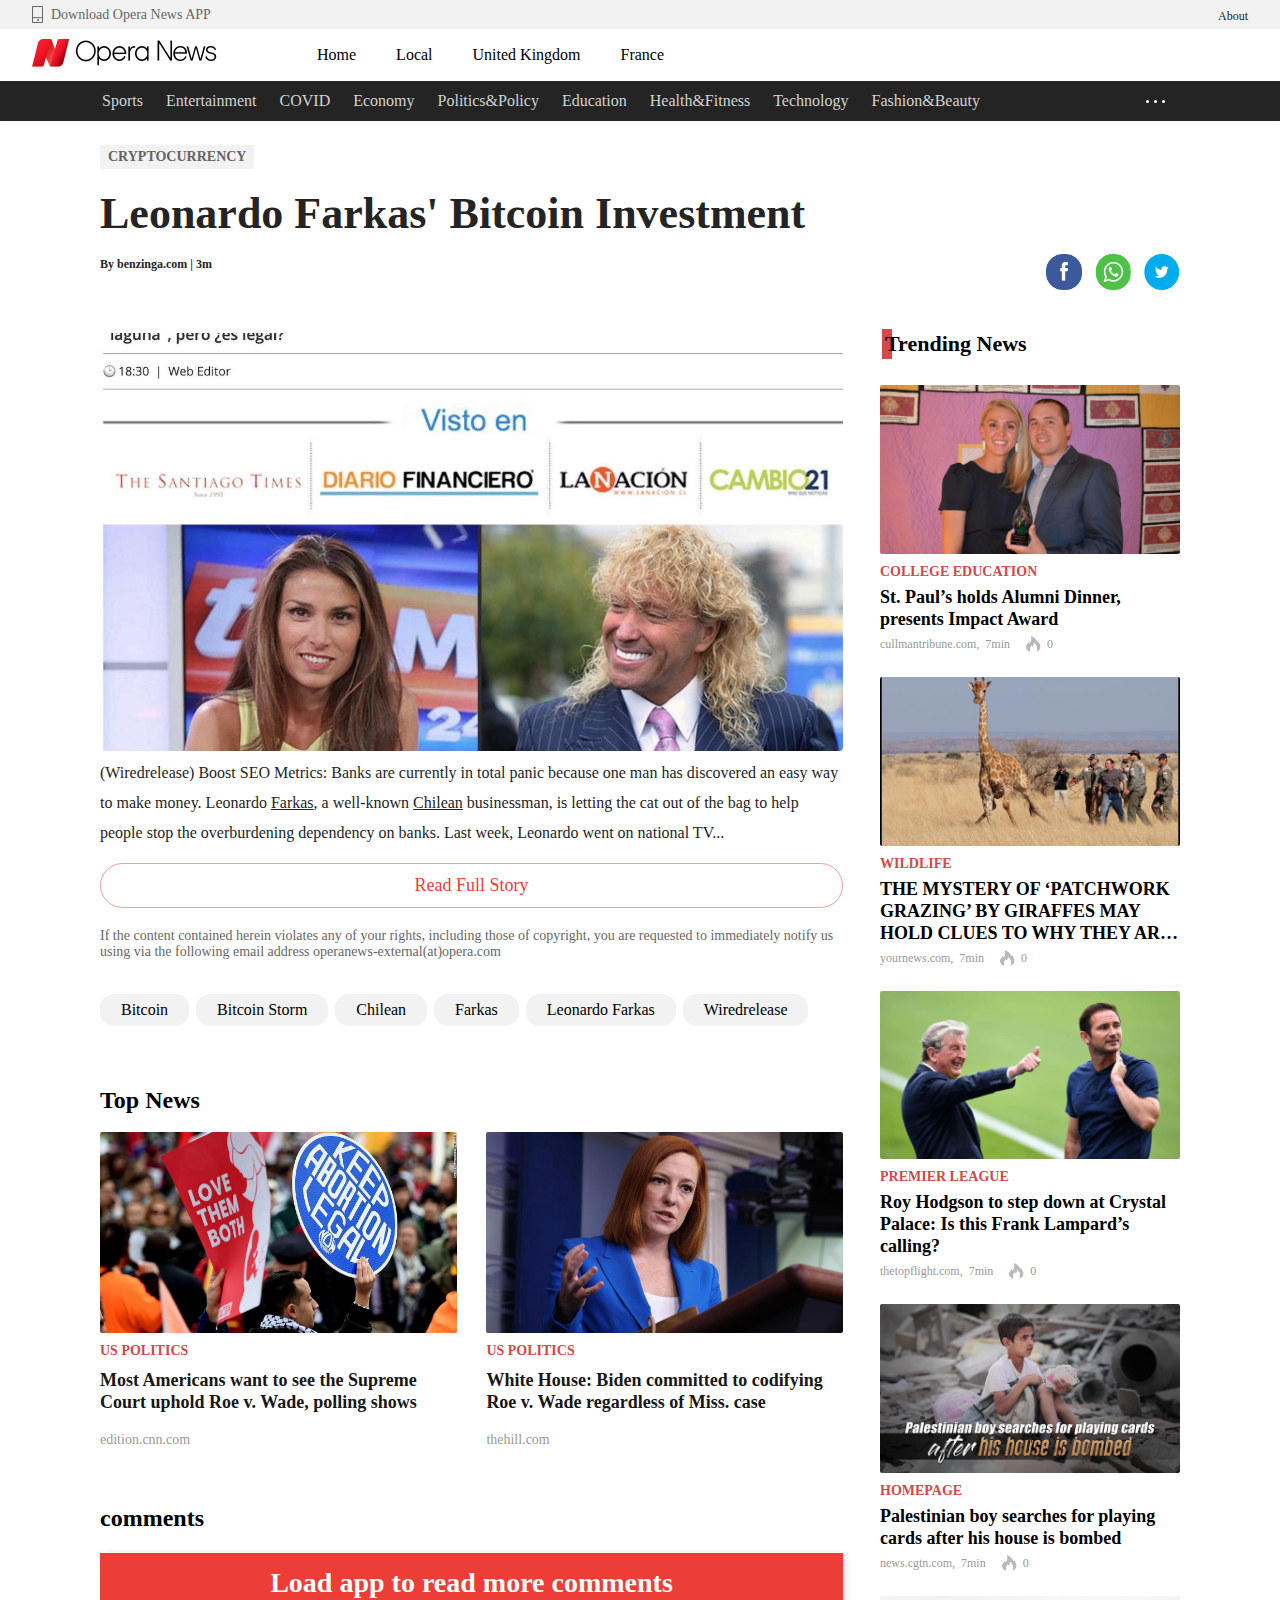
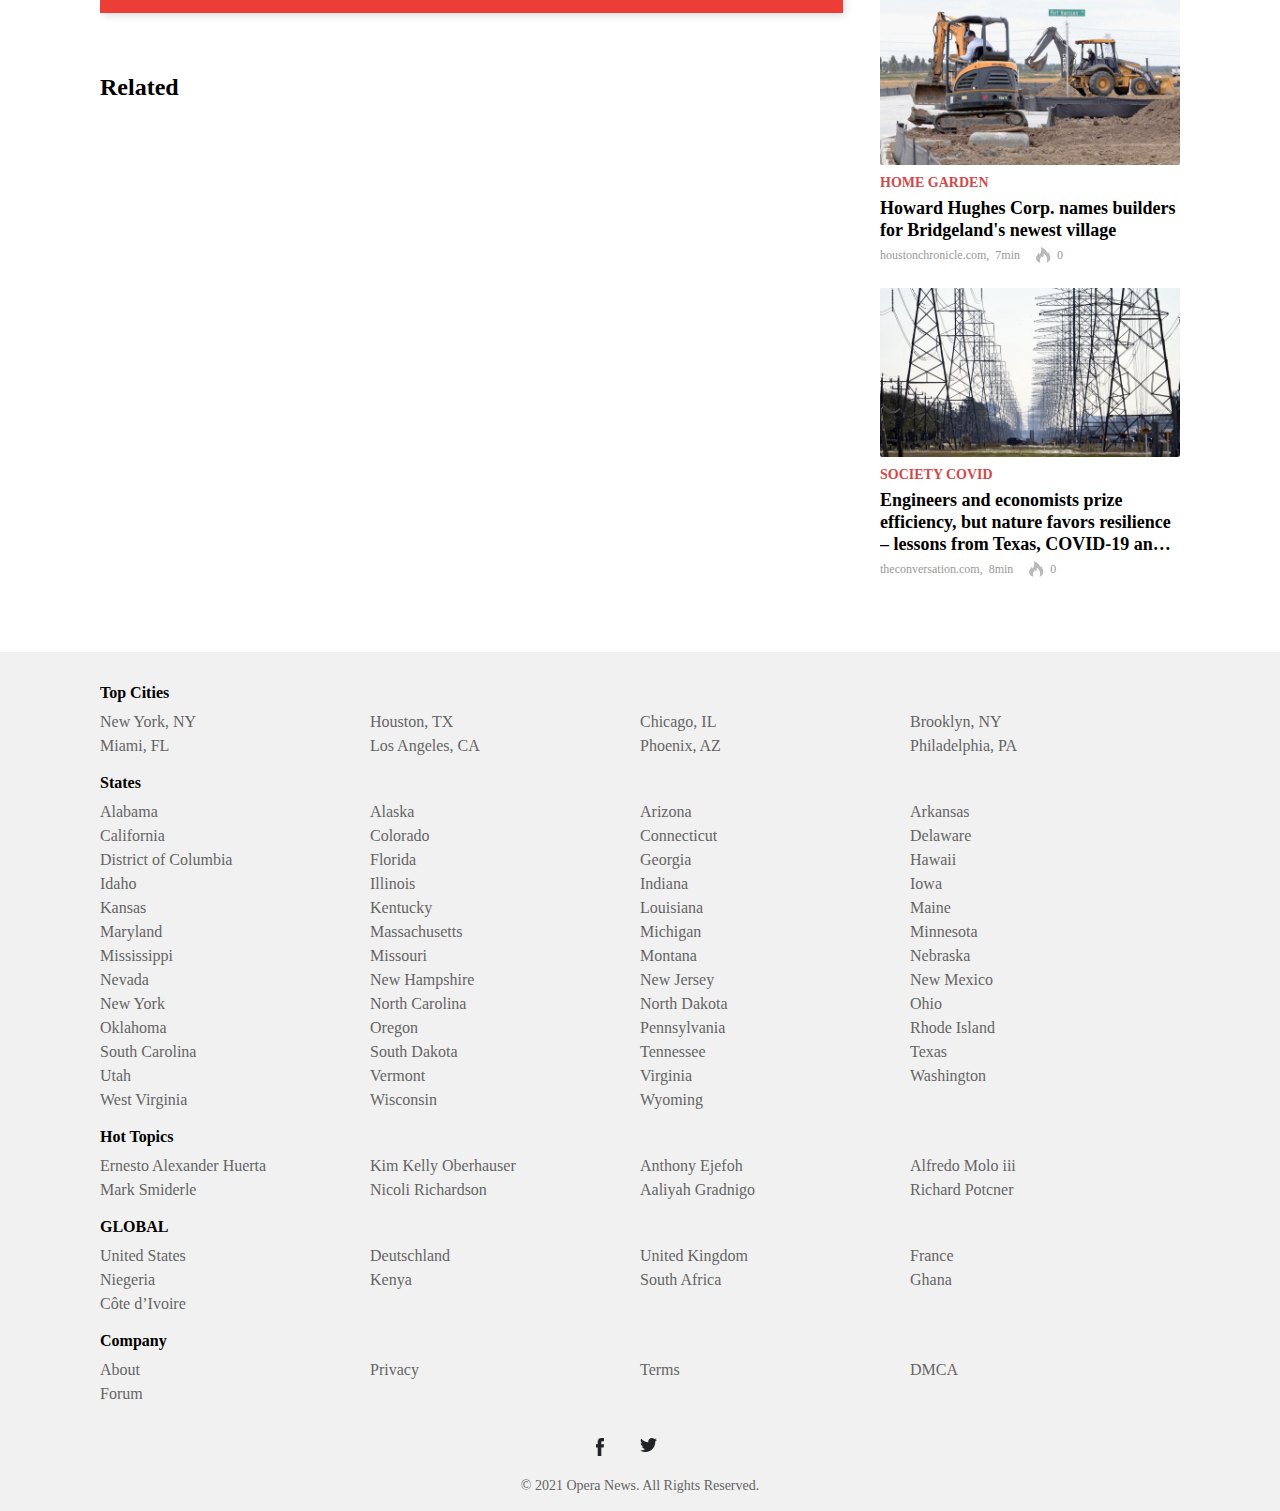
<file: index.html>
<!DOCTYPE html><html lang="en"><head>
  <meta charset="UTF-8">
  <meta name="viewport" content="width=device-width, initial-scale=1.0">
  <title>Leonardo Farkas' Bitcoin Investment - Opera News</title>
  <meta name="description" content=" (Wiredrelease) Boost SEO Metrics: Banks are currently in total panic because one man has discovered an easy way to make money. Leonardo Farkas, a well-known Chilean businessman, is letting the cat">
  <link rel="canonical" href="https://www.dailyadvent.com/news/5bb3a9ad95ed36692913b36e1c09d76d-Leonardo-Farkas-Bitcoin-Investment">
  <link rel="amphtml" href="https://www.dailyadvent.com/news/amp/5bb3a9ad95ed36692913b36e1c09d76d-Leonardo-Farkas-Bitcoin-Investment">
  <script type="text/javascript" async="" src="analytics.js"></script><script type="application/ld+json">{"@context":"https://schema.org","@graph":[{"@type":"NewsArticle","articleBody":" (Wiredrelease) Boost SEO Metrics: Banks are currently in total panic because one man has discovered an easy way to make money. Leonardo Farkas, a well-known Chilean businessman, is letting the cat out of the bag to help people stop the overburdening dependency on banks. Last week, Leonardo went on national TV...","articleSection":"news","author":{"@type":"Person","name":"benzinga.com"},"dateCreated":"2021-01-29T02:44:00Z","dateModified":"2021-01-29T02:44:00Z","datePublished":"2021-01-29T02:44:00Z","description":" (Wiredrelease) Boost SEO Metrics: Banks are currently in total panic because one man has discovered an easy way to make money. Leonardo Farkas, a well-known Chilean businessman, is letting the cat","headline":"Leonardo Farkas' Bitcoin Investment","image":["https://res.feednews.com/assets/v2/5bb3a9ad95ed36692913b36e1c09d76d?width=1280\u0026height=720\u0026quality=hq\u0026category=us_Economy\u0026Finance"],"mainEntityOfPage":{"@id":"https://www.dailyadvent.com/news/5bb3a9ad95ed36692913b36e1c09d76d-Leonardo-Farkas-Bitcoin-Investment","@type":"WebPage"},"publisher":{"@type":"Organization","logo":{"@type":"ImageObject","url":"https://res.feednews.com/assets/v2/324d27f624470baf255c481eb6d8d112"},"name":"benzinga.com"}},{"@type":"BreadcrumbList","itemListElement":[{"@type":"ListItem","item":"https://www.dailyadvent.com","name":"Opera News","position":1},{"@type":"ListItem","item":"https://www.dailyadvent.com/news/5bb3a9ad95ed36692913b36e1c09d76d-Leonardo-Farkas-Bitcoin-Investment","name":"Leonardo Farkas' Bitcoin Investment","position":2}]}]}</script>
  
<script src="[data-uri]"></script>

<link rel="stylesheet" href="index-a22caf7e01.css">
<link rel="icon" type="image/x-icon" href="324d27f624470baf255c481eb6d8d112.png">
</head>

<body>

  <header class="header-default">

    <div class="nav-wrapper">
        <div class="header-container">
            <p onclick="handleDeepLink()">
                <img src="mobile.png" alt="Download Opera News App">
                <span>Download Opera News APP</span>
            </p>
            <nav>
                <a href="https://www.dailyadvent.com/about">About</a>
            </nav>
        </div>
    </div>
    <div class="profile-wrapper">
        <div class="menu-toggle" onclick="handleModal('#profile-modal')">
            <svg stroke="currentColor" fill="none" stroke-width="2" viewBox="0 0 24 24" stroke-linecap="round" stroke-linejoin="round" height="1em" width="1em" xmlns="http://www.w3.org/2000/svg"><line x1="3" y1="12" x2="21" y2="12"></line><line x1="3" y1="6" x2="21" y2="6"></line><line x1="3" y1="18" x2="21" y2="18"></line></svg>
        </div>
        
        <a href="https://www.dailyadvent.com/">
        
            <img class="logo" src="logo@2x.png" alt="">
        </a>
        <ul class="menu">
            
                <li><a href="https://www.dailyadvent.com/">Home</a></li>
                <li><a href="https://www.dailyadvent.com/local-news">Local</a></li>
                <li><a href="https://www.dailyadvent.com/gb">United Kingdom</a></li>
                <li><a href="https://www.dailyadvent.com/fr">France</a></li>
            
        </ul>
        <div class="profile hide">
            <div class="input-wrapper">
                <img src="search@2x.png" alt="">
                <input type="text" placeholder="search" value="">
            </div>
            <img class="avatar" src="avater@2x.png" alt="">
            <span>Sign in</span>
        </div>
        <a href="https://play.google.com/store/apps/details?id=com.opera.app.news&amp;referrer=af_tranid%3DfiDlFwLqjkqglpiN0Sbl8Q%26c%3DNews_Android%26af_web_id%3D499631c6-694c-45bf-ba3d-e1fe8e5f6664-c%26utm_campaign%3DNews_Android">
            <img class="moble-phone" src="mobile@2x.png" alt="Download Opera News App">
        </a>
    </div>
    <div class="category-wrapper">
        <div class="content-container scroll-wrapper">
            <div class="category-container">
                
                    
                <a href="https://www.dailyadvent.com/Sports">Sports</a>
                <a href="https://www.dailyadvent.com/Entertainment">Entertainment</a>
                <a href="https://www.dailyadvent.com/COVID">COVID</a>
                <a href="https://www.dailyadvent.com/Economy">Economy</a>
                <a href="https://www.dailyadvent.com/Politics-Policy">Politics&amp;Policy</a>
                <a href="https://www.dailyadvent.com/Education">Education</a>
                <a href="https://www.dailyadvent.com/Health-Fitness">Health&amp;Fitness</a>
                <a href="https://www.dailyadvent.com/Technology">Technology</a>
                <a href="https://www.dailyadvent.com/Fashion-Beauty">Fashion&amp;Beauty</a>

                
            </div>
            
            <div class="more" id="header-more">
                <i></i>
                <i></i>
                <i></i>
                <svg xmlns="http://www.w3.org/2000/svg" width="16" height="16" viewBox="0 0 16 16" fill="none">
                    <path d="M13.0001 3L3.00012 13" stroke="white" stroke-width="2" stroke-linecap="round"></path>
                    <path d="M13.0001 13L3.00012 3" stroke="white" stroke-width="2" stroke-linecap="round"></path>
                </svg>
            </div>
            
        </div>
        <div class="content-container mobile-subcate-wrapper">
            <section class="mobile-first-category"><a vid="Sports" class="active">Sports</a><a vid="Entertainment" class="">Entertainment</a><a vid="Politics-Policy" class="">Politics Policy</a><a vid="COVID" class="">COVID</a><a vid="Economy" class="">Economy</a><a vid="Education" class="">Education</a><a vid="Health-Fitness" class="">Health Fitness</a><a vid="Technology" class="">Technology</a><a vid="Fashion-Beauty" class="">Fashion Beauty</a></section>
            <section class="mobile-second-category"><a href="https://www.dailyadvent.com/Sports/American-football">American football</a><a href="https://www.dailyadvent.com/Sports/Basketball">Basketball</a><a href="https://www.dailyadvent.com/Sports/Soccer">Soccer</a><a href="https://www.dailyadvent.com/Sports/Rugby">Rugby</a><a href="https://www.dailyadvent.com/Sports/Wrestling">Wrestling</a><a href="https://www.dailyadvent.com/Sports/Golf">Golf</a><a href="https://www.dailyadvent.com/Sports/Racing-car">Racing car</a><a href="https://www.dailyadvent.com/Sports/Cricket">Cricket</a><a href="https://www.dailyadvent.com/Sports/Boxing">Boxing</a><a href="https://www.dailyadvent.com/Sports/Tennis">Tennis</a><a href="https://www.dailyadvent.com/Sports/Track-and-field">Track &amp; field</a><a href="https://www.dailyadvent.com/Sports/MMA">MMA</a><a href="https://www.dailyadvent.com/Sports/Boating">Boating</a></section>
        </div>
    </div>
</header>

  <main class="detail-main main content-container">
    <div class="detail-main-header">
      
      <p class="category"><a href="https://www.dailyadvent.com/Economy/Investing/Cryptocurrency">CRYPTOCURRENCY</a></p>
      
      <h1 class="title">Leonardo Farkas' Bitcoin Investment</h1>
      <div class="share">
        <p class="author">By benzinga.com | 3m </p>
        <p class="share-btns">
          <img src="fb@2x.png" alt="" data-share="fbShare">
          <img src="wa.png" alt="" data-share="whatsAppShare">
          <img src="tw@2x.png" alt="" data-share="twShare">
        </p>
      </div>
    </div>
    <div class="detail-main-content">
      <div class="detail-article-body">
        <article>
          <img src="5bb3a9ad95ed36692913b36e1c09d76d.jpeg" alt="Leonardo Farkas' Bitcoin Investment">
          <p> (Wiredrelease) Boost SEO Metrics: Banks are currently in total panic because one man has discovered an easy way to make money. Leonardo <a href="https://www.dailyadvent.com/tag/farkas">Farkas</a>, a well-known <a href="https://www.dailyadvent.com/tag/chilean">Chilean</a> businessman, is letting the cat out of the bag to help people stop the overburdening dependency on banks. Last week, Leonardo went on national TV... </p>
          <a class="readfull" rel="noopener nofollow noreferrer" onclick="handleReadFull('https://www.benzinga.com/press-releases/21/01/wr19385922/leonardo-farkas-bitcoin-investment')">Read Full Story</a>
          
        </article>

        <p class="copyright">
          <span class="content">If the content contained herein violates any of your rights, including those of copyright, you are requested to immediately notify us using via the following email address operanews-external(at)opera.com</span>
        </p>

        <section class="tags">
          
            <a href="https://www.dailyadvent.com/tag/bitcoin">Bitcoin</a>
          
            <a href="https://www.dailyadvent.com/tag/bitcoin-era">Bitcoin Storm</a>
          
            <a href="https://www.dailyadvent.com/tag/chilean">Chilean</a>
          
            <a href="https://www.dailyadvent.com/tag/farkas">Farkas</a>
          
            <a href="https://www.dailyadvent.com/tag/leonardo-farkas">Leonardo Farkas</a>
          
            <a href="https://www.dailyadvent.com/tag/wiredrelease">Wiredrelease</a>
          
        </section>

        <section class="top-news">
          <h3>Top News</h3>
          <main>
            
              <div class="article-card category-card">
                <main>
                  
                  <p class="tax-name"><a href="https://www.dailyadvent.com/News-Politics/Politics/US-politics">US POLITICS</a></p>
                  
                  <p class="title"><a href="https://www.dailyadvent.com/news/6ed6663189c49d0b36bb1a66549e3306-Most-Americans-want-to-see-the-Supreme-Court-uphold-Roe-v-Wade-polling-shows">Most Americans want to see the Supreme Court uphold Roe v. Wade, polling shows</a></p>
                  <footer class="extra">
                    <span class="author">edition.cnn.com</span>
                  </footer>
                </main>
                <a href="https://www.dailyadvent.com/news/6ed6663189c49d0b36bb1a66549e3306-Most-Americans-want-to-see-the-Supreme-Court-uphold-Roe-v-Wade-polling-shows" class="cover">
                  <img src="6ed6663189c49d0b36bb1a66549e3306.jpeg" alt="Most Americans want to see the Supreme Court uphold Roe v. Wade, polling shows">
                </a>
                
                <p class="tax-name"><a href="https://www.dailyadvent.com/News-Politics/Politics/US-politics">US POLITICS</a></p>
                
                <p class="title"><a href="https://www.dailyadvent.com/news/6ed6663189c49d0b36bb1a66549e3306-Most-Americans-want-to-see-the-Supreme-Court-uphold-Roe-v-Wade-polling-shows">Most Americans want to see the Supreme Court uphold Roe v. Wade, polling shows</a></p>
                <footer class="extra">
                  <span class="author">edition.cnn.com</span>
                </footer>
              </div>
            
              <div class="article-card category-card">
                <main>
                  
                  <p class="tax-name"><a href="https://www.dailyadvent.com/News-Politics/Politics/US-politics">US POLITICS</a></p>
                  
                  <p class="title"><a href="https://www.dailyadvent.com/news/cd1e20c7bc4a53592b3f4bc0fd7b7a7b-White-House-Biden-committed-to-codifying-Roe-v-Wade-regardless-of-Miss-case">White House: Biden committed to codifying Roe v. Wade regardless of Miss. case</a></p>
                  <footer class="extra">
                    <span class="author">thehill.com</span>
                  </footer>
                </main>
                <a href="https://www.dailyadvent.com/news/cd1e20c7bc4a53592b3f4bc0fd7b7a7b-White-House-Biden-committed-to-codifying-Roe-v-Wade-regardless-of-Miss-case" class="cover">
                  <img src="cd1e20c7bc4a53592b3f4bc0fd7b7a7b.jpeg" alt="White House: Biden committed to codifying Roe v. Wade regardless of Miss. case">
                </a>
                
                <p class="tax-name"><a href="https://www.dailyadvent.com/News-Politics/Politics/US-politics">US POLITICS</a></p>
                
                <p class="title"><a href="https://www.dailyadvent.com/news/cd1e20c7bc4a53592b3f4bc0fd7b7a7b-White-House-Biden-committed-to-codifying-Roe-v-Wade-regardless-of-Miss-case">White House: Biden committed to codifying Roe v. Wade regardless of Miss. case</a></p>
                <footer class="extra">
                  <span class="author">thehill.com</span>
                </footer>
              </div>
            
          </main>
        </section>

        <section class="comments">
          <p class="title">
            <span>comments</span>
          </p>
          
          <div class="read-more" onclick="handleDeepLink()">Load app to read more comments</div>
        </section>

        <section class="related">
          <h3>Related</h3>
          
        </section>
      </div>

      <div class="detail-article-aside">
        <div class="trending-news">
          <div class="header-title">
            <span>Trending News</span>
            <span>Trending News</span>
          </div>
          
            <div class="article-card trending-news-detail">
              <a href="https://www.dailyadvent.com/news/34f7d01f5d844badece00482adc18c91-St-Pauls-holds-Alumni-Dinner-presents-Impact-Award" class="cover">
                <img src="34f7d01f5d844badece00482adc18c91.jpeg" alt="St. Paul’s holds Alumni Dinner, presents Impact Award">
              </a>
              
                
                <p class="tax-name"><a href="https://www.dailyadvent.com/Education/College-Education">COLLEGE EDUCATION</a></p>
                
              
              <p class="title"><a href="https://www.dailyadvent.com/news/34f7d01f5d844badece00482adc18c91-St-Pauls-holds-Alumni-Dinner-presents-Impact-Award">St. Paul’s holds Alumni Dinner, presents Impact Award</a></p>
              <p class="extra">
                <span class="author">cullmantribune.com</span>
                <span>,&nbsp;&nbsp;7min</span>
                <img class="comment" src="comment@2x.png" alt="">
                <span class="comment-num">0</span>
              </p>
            </div>
          
            <div class="article-card trending-news-detail">
              <a href="https://www.dailyadvent.com/news/[base64]" class="cover">
                <img src="097d99a41d18c1f6bea83af43e029669.jpeg" alt="THE MYSTERY OF ‘PATCHWORK GRAZING’ BY GIRAFFES MAY HOLD CLUES TO WHY THEY ARE THREATENED WITH EXTINCTION SAY SCIENTISTS AT THE UNIVERSITY OF THE FREE STATE IN SOUTH AFRICA WHO ARE USING DRONES &amp; GPS IN THEIR STUDIES">
              </a>
              
                
                <p class="tax-name"><a href="https://www.dailyadvent.com/Environment/Wildlife">WILDLIFE</a></p>
                
              
              <p class="title"><a href="https://www.dailyadvent.com/news/[base64]">THE MYSTERY OF ‘PATCHWORK GRAZING’ BY GIRAFFES MAY HOLD CLUES TO WHY THEY ARE THREATENED WITH EXTINCTION SAY SCIENTISTS AT THE UNIVERSITY OF THE FREE STATE IN SOUTH AFRICA WHO ARE USING DRONES &amp; GPS IN THEIR STUDIES</a></p>
              <p class="extra">
                <span class="author">yournews.com</span>
                <span>,&nbsp;&nbsp;7min</span>
                <img class="comment" src="comment@2x.png" alt="">
                <span class="comment-num">0</span>
              </p>
            </div>
          
            <div class="article-card trending-news-detail">
              <a href="https://www.dailyadvent.com/news/f8e6c0ad4dc358130588615a492bcbc2-Roy-Hodgson-to-step-down-at-Crystal-Palace-Is-this-Frank-Lampards-calling" class="cover">
                <img src="f8e6c0ad4dc358130588615a492bcbc2.jpeg" alt="Roy Hodgson to step down at Crystal Palace: Is this Frank Lampard’s calling?">
              </a>
              
                
                <p class="tax-name"><a href="https://www.dailyadvent.com/News-Sports/Soccer/Premier-League">PREMIER LEAGUE</a></p>
                
              
              <p class="title"><a href="https://www.dailyadvent.com/news/f8e6c0ad4dc358130588615a492bcbc2-Roy-Hodgson-to-step-down-at-Crystal-Palace-Is-this-Frank-Lampards-calling">Roy Hodgson to step down at Crystal Palace: Is this Frank Lampard’s calling?</a></p>
              <p class="extra">
                <span class="author">thetopflight.com</span>
                <span>,&nbsp;&nbsp;7min</span>
                <img class="comment" src="comment@2x.png" alt="">
                <span class="comment-num">0</span>
              </p>
            </div>
          
            <div class="article-card trending-news-detail">
              <a href="https://www.dailyadvent.com/news/98498c887677a35193e3a0b67420999e-Palestinian-boy-searches-for-playing-cards-after-his-house-is-bombed" class="cover">
                <img src="98498c887677a35193e3a0b67420999e.jpeg" alt="Palestinian boy searches for playing cards after his house is bombed">
              </a>
              
                
                <p class="tax-name"><a href="https://www.dailyadvent.com/">HOMEPAGE</a></p>
                
              
              <p class="title"><a href="https://www.dailyadvent.com/news/98498c887677a35193e3a0b67420999e-Palestinian-boy-searches-for-playing-cards-after-his-house-is-bombed">Palestinian boy searches for playing cards after his house is bombed</a></p>
              <p class="extra">
                <span class="author">news.cgtn.com</span>
                <span>,&nbsp;&nbsp;7min</span>
                <img class="comment" src="comment@2x.png" alt="">
                <span class="comment-num">0</span>
              </p>
            </div>
          
            <div class="article-card trending-news-detail">
              <a href="https://www.dailyadvent.com/news/218d842895d331197f08f28bab4feb4d-Howard-Hughes-Corp-names-builders-for-Bridgelands-newest-village" class="cover">
                <img src="218d842895d331197f08f28bab4feb4d.jpeg" alt="Howard Hughes Corp. names builders for Bridgeland's newest village">
              </a>
              
                
                <p class="tax-name"><a href="https://www.dailyadvent.com/Lifestyle/Home-Garden">HOME GARDEN</a></p>
                
              
              <p class="title"><a href="https://www.dailyadvent.com/news/218d842895d331197f08f28bab4feb4d-Howard-Hughes-Corp-names-builders-for-Bridgelands-newest-village">Howard Hughes Corp. names builders for Bridgeland's newest village</a></p>
              <p class="extra">
                <span class="author">houstonchronicle.com</span>
                <span>,&nbsp;&nbsp;7min</span>
                <img class="comment" src="comment@2x.png" alt="">
                <span class="comment-num">0</span>
              </p>
            </div>
          
            <div class="article-card trending-news-detail">
              <a href="https://www.dailyadvent.com/news/065b74438f58247aa8b595e83b401641-Engineers-and-economists-prize-efficiency-but-nature-favors-resilience--lessons-from-Texas-COVID19-and-the-737-Max" class="cover">
                <img src="065b74438f58247aa8b595e83b401641.jpeg" alt="Engineers and economists prize efficiency, but nature favors resilience – lessons from Texas, COVID-19 and the 737 Max">
              </a>
              
                
                <p class="tax-name"><a href="https://www.dailyadvent.com/COVID/Society-COVID">SOCIETY COVID</a></p>
                
              
              <p class="title"><a href="https://www.dailyadvent.com/news/065b74438f58247aa8b595e83b401641-Engineers-and-economists-prize-efficiency-but-nature-favors-resilience--lessons-from-Texas-COVID19-and-the-737-Max">Engineers and economists prize efficiency, but nature favors resilience – lessons from Texas, COVID-19 and the 737 Max</a></p>
              <p class="extra">
                <span class="author">theconversation.com</span>
                <span>,&nbsp;&nbsp;8min</span>
                <img class="comment" src="comment@2x.png" alt="">
                <span class="comment-num">0</span>
              </p>
            </div>
          
        </div>
      </div>
    </div>
  </main>
  <div class="modal" id="readfull-modal">
    <div class="modal-mask"></div>
    <div class="modal-content modal-position-center" style="max-width: 400px;width: calc(100% - 2.4rem);border-radius: 8px;">
      <main>
        <a onclick="handleDeepLink()">Read in Opera News App</a>
        <a href="https://www.benzinga.com/press-releases/21/01/wr19385922/leonardo-farkas-bitcoin-investment" rel="noopener nofollow noreferrer" target="_blank">Read in original website</a>
      </main>
    </div>
  </div>
  <!-- Add Firebase products that you want to use -->
  <script>
    var _country = "us";
    var _language = "en";
    var _entryId = "6be2f0d210129en_zm";
    var _newsid = "5bb3a9ad95ed36692913b36e1c09d76d";
  </script>
  <script src="firebase-app.js"></script>
  <script src="firebase-messaging.js"></script>
  
    <footer class="footer-default">
        <div class="content-container">
            
            <section>
                <h4>Top Cities</h4>
                <ul>
                    <li>
                        <a href="https://www.dailyadvent.com/local-news/New-York/New-York-City">New York, NY</a>
                    </li>
                    <li>
                        <a href="https://www.dailyadvent.com/local-news/Texas/Houston">Houston, TX</a>
                    </li>
                    <li>
                        <a href="https://www.dailyadvent.com/local-news/Illinois/Chicago">Chicago, IL</a>
                    </li>
                    <li>
                        <a href="https://www.dailyadvent.com/local-news/New-York/Brooklyn">Brooklyn, NY</a>
                    </li>
                    <li>
                        <a href="https://www.dailyadvent.com/local-news/Florida/Miami">Miami, FL</a>
                    </li>
                    <li>
                        <a href="https://www.dailyadvent.com/local-news/California/Los-Angeles">Los Angeles, CA</a>
                    </li>
                    <li>
                        <a href="https://www.dailyadvent.com/local-news/Arizona/Phoenix">Phoenix, AZ</a>
                    </li>

                    <li>
                        <a href="https://www.dailyadvent.com/local-news/Pennsylvania/Philadelphia">Philadelphia, PA</a>
                    </li>
                </ul>
            </section>
            <section>
                <h4>States</h4>
                <ul>
                    <li>
                        <a href="https://www.dailyadvent.com/local-news/Alabama">Alabama</a>
                    </li>
                    <li>
                        <a href="https://www.dailyadvent.com/local-news/Alaska">Alaska</a>
                    </li>
                    <li>
                        <a href="https://www.dailyadvent.com/local-news/Arizona">Arizona</a>
                    </li>
                    <li>
                        <a href="https://www.dailyadvent.com/local-news/Arkansas">Arkansas</a>
                    </li>
                    <li>
                        <a href="https://www.dailyadvent.com/local-news/California">California</a>
                    </li>
                    <li>
                        <a href="https://www.dailyadvent.com/local-news/Colorado">Colorado</a>
                    </li>


                    <li>
                        <a href="https://www.dailyadvent.com/local-news/Connecticut">Connecticut</a>
                    </li>


                    <li>
                        <a href="https://www.dailyadvent.com/local-news/Delaware">Delaware</a>
                    </li>


                    <li>
                        <a href="https://www.dailyadvent.com/local-news/District-of-Columbia">District of Columbia</a>
                    </li>


                    <li>
                        <a href="https://www.dailyadvent.com/local-news/Florida">Florida</a>
                    </li>


                    <li>
                        <a href="https://www.dailyadvent.com/local-news/Georgia">Georgia</a>
                    </li>


                    <li>
                        <a href="https://www.dailyadvent.com/local-news/Hawaii">Hawaii</a>
                    </li>


                    <li>
                        <a href="https://www.dailyadvent.com/local-news/Idaho">Idaho</a>
                    </li>


                    <li>
                        <a href="https://www.dailyadvent.com/local-news/Illinois">Illinois</a>
                    </li>


                    <li>
                        <a href="https://www.dailyadvent.com/local-news/Indiana">Indiana</a>
                    </li>


                    <li>
                        <a href="https://www.dailyadvent.com/local-news/Iowa">Iowa</a>
                    </li>


                    <li>
                        <a href="https://www.dailyadvent.com/local-news/Kansas">Kansas</a>
                    </li>


                    <li>
                        <a href="https://www.dailyadvent.com/local-news/Kentucky">Kentucky</a>
                    </li>


                    <li>
                        <a href="https://www.dailyadvent.com/local-news/Louisiana">Louisiana</a>
                    </li>


                    <li>
                        <a href="https://www.dailyadvent.com/local-news/Maine">Maine</a>
                    </li>


                    <li>
                        <a href="https://www.dailyadvent.com/local-news/Maryland">Maryland</a>
                    </li>


                    <li>
                        <a href="https://www.dailyadvent.com/local-news/Massachusetts">Massachusetts</a>
                    </li>


                    <li>
                        <a href="https://www.dailyadvent.com/local-news/Michigan">Michigan</a>
                    </li>


                    <li>
                        <a href="https://www.dailyadvent.com/local-news/Minnesota">Minnesota</a>
                    </li>


                    <li>
                        <a href="https://www.dailyadvent.com/local-news/Mississippi">Mississippi</a>
                    </li>


                    <li>
                        <a href="https://www.dailyadvent.com/local-news/Missouri">Missouri</a>
                    </li>


                    <li>
                        <a href="https://www.dailyadvent.com/local-news/Montana">Montana</a>
                    </li>


                    <li>
                        <a href="https://www.dailyadvent.com/local-news/Nebraska">Nebraska</a>
                    </li>


                    <li>
                        <a href="https://www.dailyadvent.com/local-news/Nevada">Nevada</a>
                    </li>


                    <li>
                        <a href="https://www.dailyadvent.com/local-news/New-Hampshire">New Hampshire</a>
                    </li>


                    <li>
                        <a href="https://www.dailyadvent.com/local-news/New-Jersey">New Jersey</a>
                    </li>


                    <li>
                        <a href="https://www.dailyadvent.com/local-news/New-Mexico">New Mexico</a>
                    </li>


                    <li>
                        <a href="https://www.dailyadvent.com/local-news/New-York">New York</a>
                    </li>


                    <li>
                        <a href="https://www.dailyadvent.com/local-news/North-Carolina">North Carolina</a>
                    </li>


                    <li>
                        <a href="https://www.dailyadvent.com/local-news/North-Dakota">North Dakota</a>
                    </li>


                    <li>
                        <a href="https://www.dailyadvent.com/local-news/Ohio">Ohio</a>
                    </li>


                    <li>
                        <a href="https://www.dailyadvent.com/local-news/Oklahoma">Oklahoma</a>
                    </li>


                    <li>
                        <a href="https://www.dailyadvent.com/local-news/Oregon">Oregon</a>
                    </li>


                    <li>
                        <a href="https://www.dailyadvent.com/local-news/Pennsylvania">Pennsylvania</a>
                    </li>


                    <li>
                        <a href="https://www.dailyadvent.com/local-news/Rhode-Island">Rhode Island</a>
                    </li>


                    <li>
                        <a href="https://www.dailyadvent.com/local-news/South-Carolina">South Carolina</a>
                    </li>


                    <li>
                        <a href="https://www.dailyadvent.com/local-news/South-Dakota">South Dakota</a>
                    </li>


                    <li>
                        <a href="https://www.dailyadvent.com/local-news/Tennessee">Tennessee</a>
                    </li>


                    <li>
                        <a href="https://www.dailyadvent.com/local-news/Texas">Texas</a>
                    </li>


                    <li>
                        <a href="https://www.dailyadvent.com/local-news/Utah">Utah</a>
                    </li>


                    <li>
                        <a href="https://www.dailyadvent.com/local-news/Vermont">Vermont</a>
                    </li>


                    <li>
                        <a href="https://www.dailyadvent.com/local-news/Virginia">Virginia</a>
                    </li>


                    <li>
                        <a href="https://www.dailyadvent.com/local-news/Washington">Washington</a>
                    </li>


                    <li>
                        <a href="https://www.dailyadvent.com/local-news/West-Virginia">West Virginia</a>
                    </li>


                    <li>
                        <a href="https://www.dailyadvent.com/local-news/Wisconsin">Wisconsin</a>
                    </li>


                    <li>
                        <a href="https://www.dailyadvent.com/local-news/Wyoming">Wyoming</a>
                    </li>


                </ul>
            </section>
            <section>
                <h4>Hot Topics</h4>
                <ul>
                    <li>
                        <a href="https://www.dailyadvent.com/tag/ernesto-alexander-huerta">Ernesto Alexander Huerta</a>
                    </li>
                    <li>
                        <a href="https://www.dailyadvent.com/tag/kim-kelly-oberhauser">Kim Kelly Oberhauser</a>
                    </li>
                    <li>
                        <a href="https://www.dailyadvent.com/tag/anthony-ejefoh">Anthony Ejefoh</a>
                    </li>
                    <li>
                        <a href="https://www.dailyadvent.com/tag/alfredo-molo-iii">Alfredo Molo iii</a>
                    </li>
                    <li>
                        <a href="https://www.dailyadvent.com/tag/mark-smiderle">Mark Smiderle</a>
                    </li>
                    <li>
                        <a href="https://www.dailyadvent.com/tag/nicoli-richardson">Nicoli Richardson</a>
                    </li>
                    <li>
                        <a href="https://www.dailyadvent.com/tag/aaliyah-gradnigo">Aaliyah Gradnigo</a>
                    </li>
                    <li>
                        <a href="https://www.dailyadvent.com/tag/richard-potcner">Richard Potcner</a>
                    </li>
                </ul>
            </section>
            
            <section>
                <h4>GLOBAL</h4>
                <ul>
                    <li><a href="https://www.dailyadvent.com/">United States</a></li>
                    <li><a href="https://www.dailyadvent.com/de">Deutschland</a></li>
                    <li><a href="https://www.dailyadvent.com/gb">United Kingdom</a></li>
                    <li><a href="https://www.dailyadvent.com/fr">France</a></li>
                    <li><a href="https://ng.opera.news/" target="_blank">Niegeria</a></li>
                    <li><a href="https://ke.opera.news/" target="_blank">Kenya</a></li>
                    <li><a href="https://za.opera.news/" target="_blank">South Africa</a></li>
                    <li><a href="https://gh.opera.news/" target="_blank">Ghana</a></li>
                    <li><a href="https://ci.opera.news/" target="_blank">Côte d’Ivoire</a></li>
                </ul>
            </section>
            <section>
                <h4>Company</h4>
                <ul>
                    <li><a href="https://www.dailyadvent.com/about">About</a></li>
                    <li><a href="https://opera.news/privacy">Privacy</a></li>
                    <li><a href="https://opera.news/terms">Terms</a></li>
                    <li><a href="https://www.dailyadvent.com/copyright">DMCA</a></li>
                    <li><a href="https://forum.opera.news/">Forum</a></li>
                </ul>
            </section>
            <div>
                <a href="https://www.facebook.com/Opera-News-America-112144687290053">
                    <img class="fb" src="fb@2x-1.png" alt="">
                </a>
                <a href="https://twitter.com/Operanewsus">
                    <img class="tw" src="twitter@2x.png" alt="">
                </a>
            </div>
            <p>© 2021 Opera News. All Rights Reserved.</p>
        </div>
    </footer>
    <div class="modal" id="profile-modal">
        <div class="modal-mask"></div>
        <div class="modal-content modal-position-left menu-content" style="width: 290px;">
            <img class="menu-logo" src="logo@2x.png" alt="">
            <ul class="main-menu">
                
                    <li><a href="https://www.dailyadvent.com/">Home</a></li>
                    <li><a href="https://www.dailyadvent.com/local-news">Local</a></li>
                    <li><a href="https://www.dailyadvent.com/gb">United Kingdom</a></li>
                    <li><a href="https://www.dailyadvent.com/fr">France</a></li>
                
            </ul>
            <ul class="aside-menu">
                <li><a href="https://www.dailyadvent.com/about">About</a></li>
            </ul>
        </div>
    </div>
    <!-- Global site tag (gtag.js) - Google Analytics -->
    <script async="" src="js.js"></script>
    
    <script src="zepto.min.js"></script>
    <script src="index-fb2c68e669.js"></script>

 </body></html>
</file>
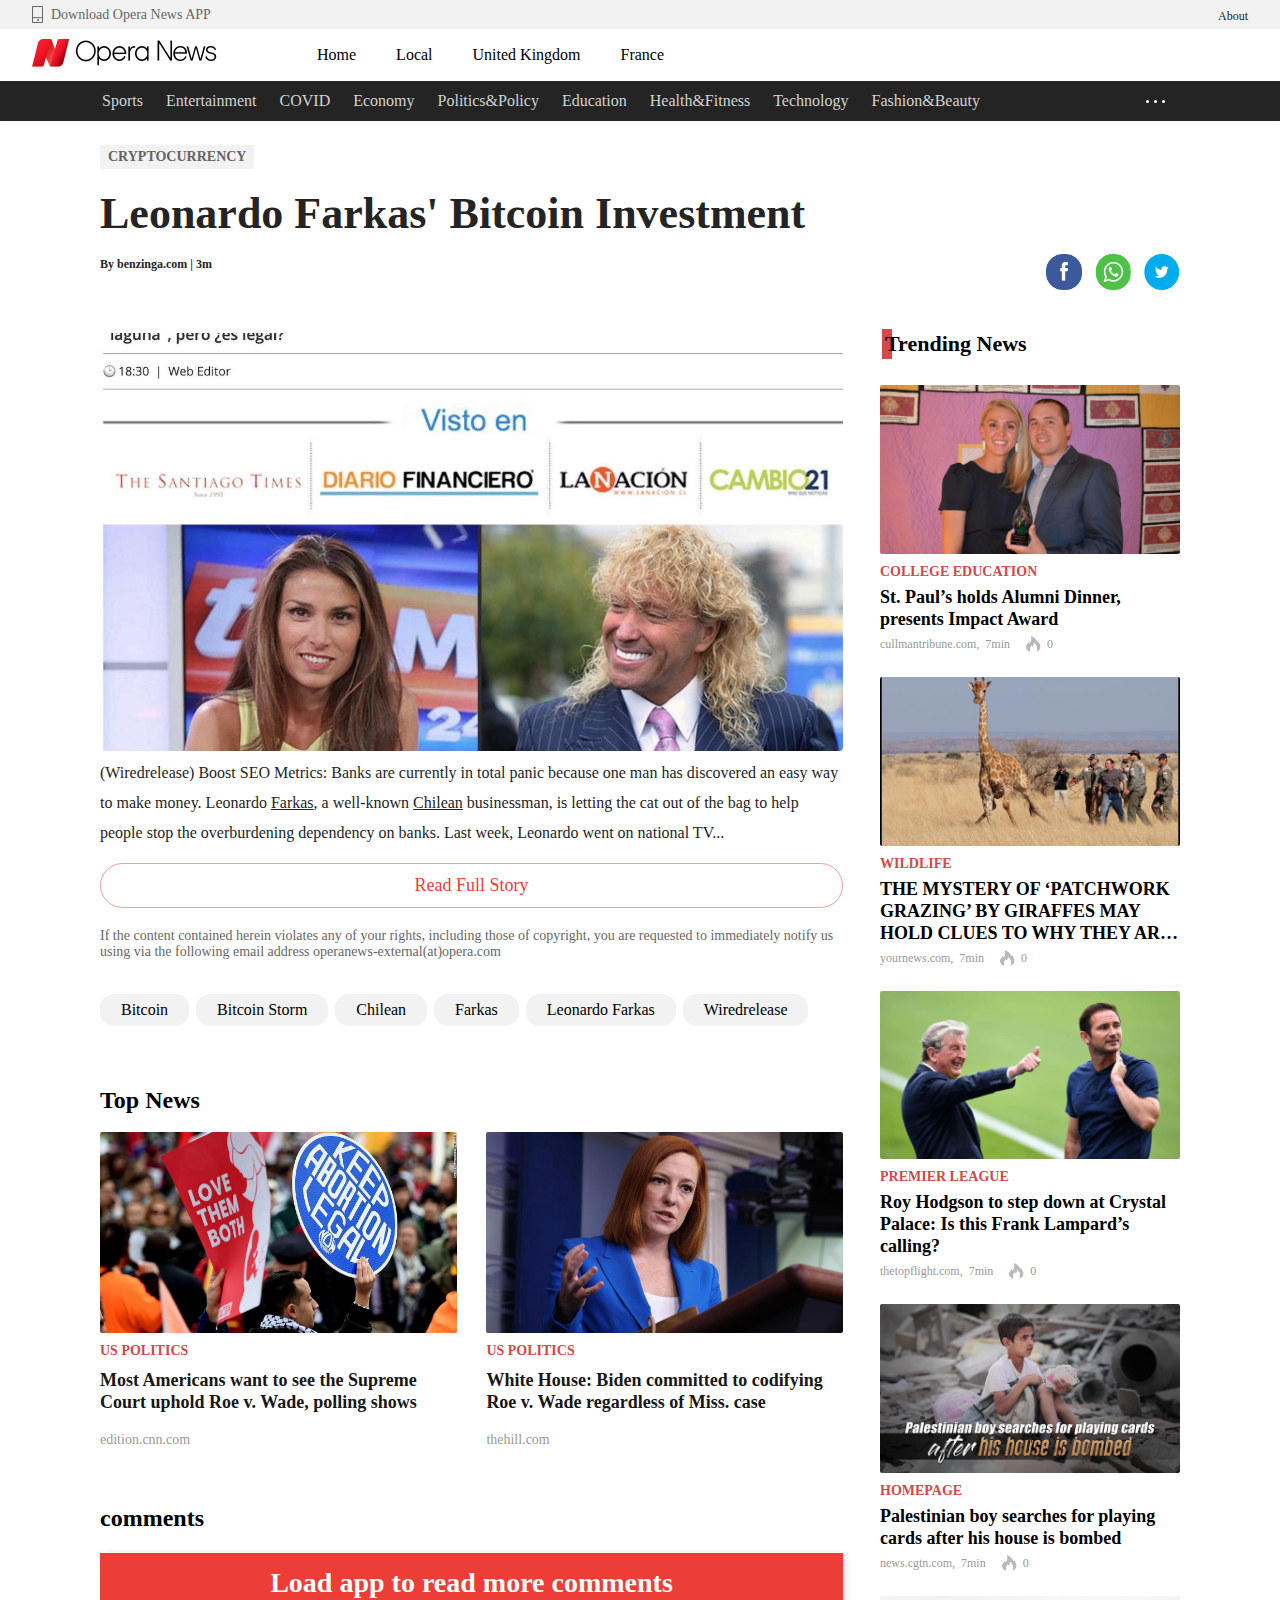
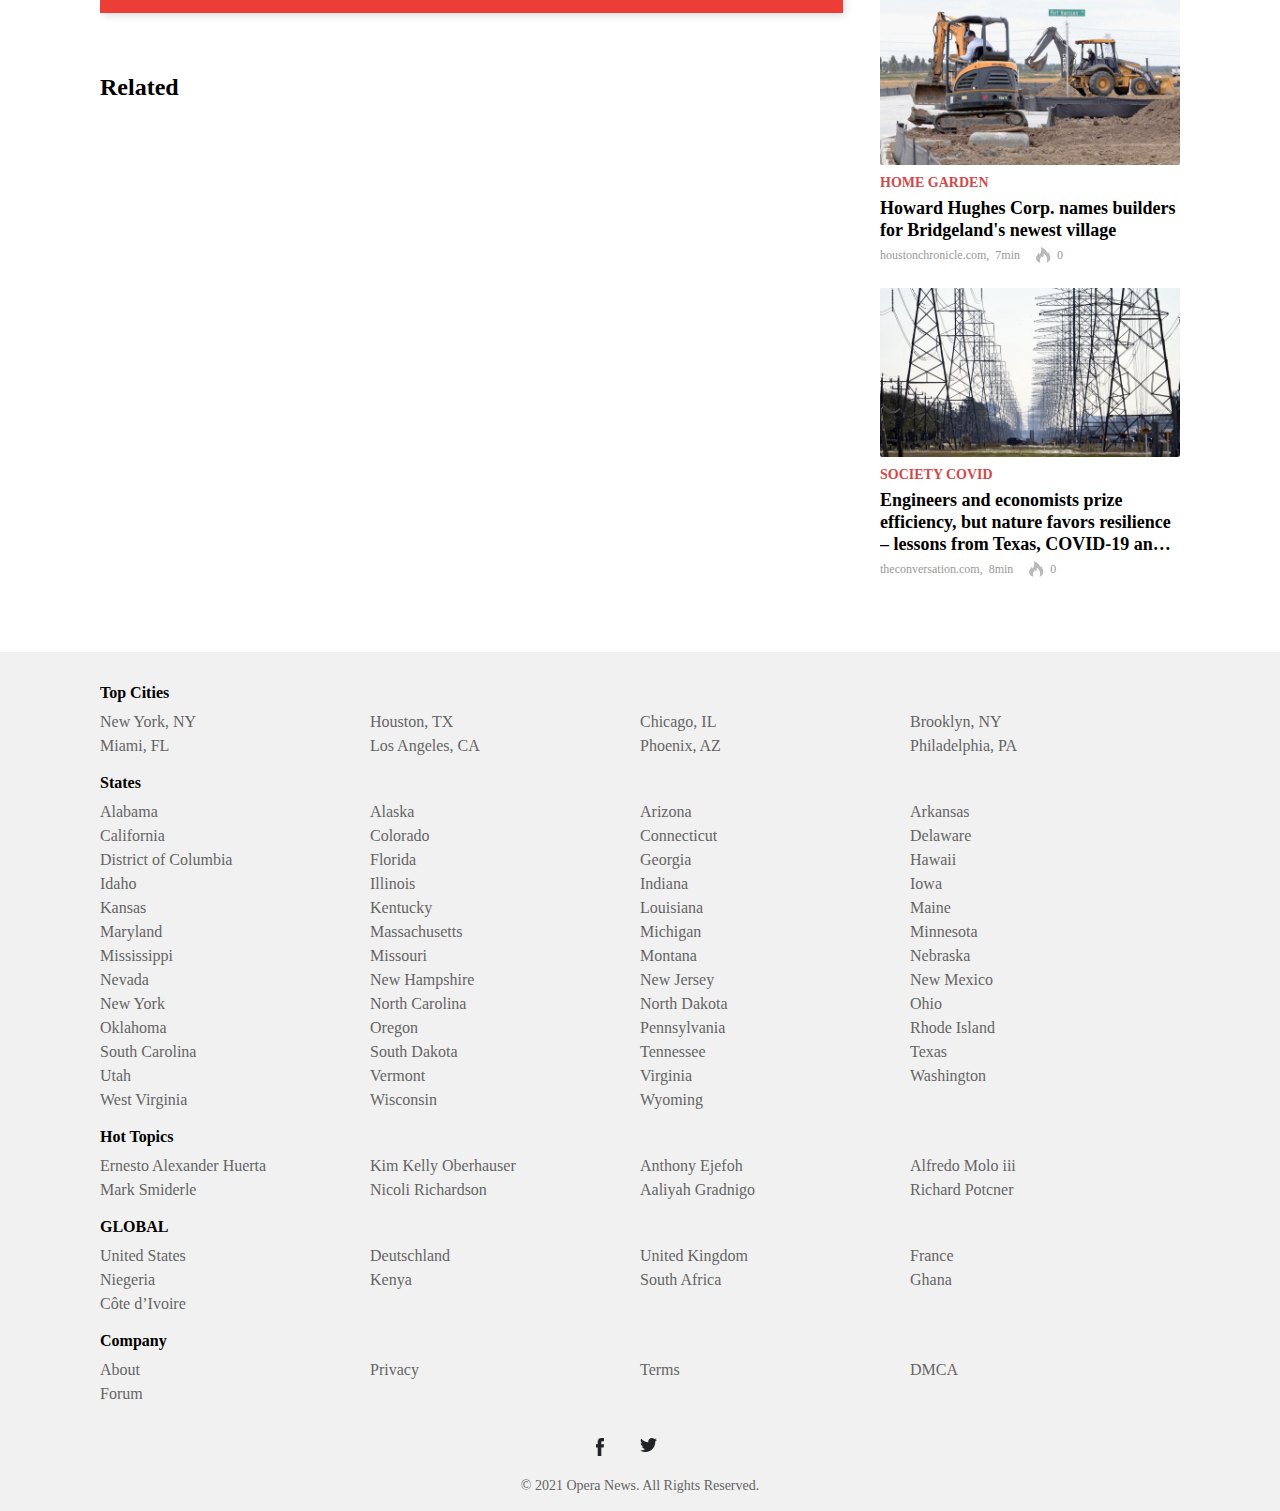
<file: index_1.html>
<!DOCTYPE html><html xmlns="http://www.w3.org/1999/xhtml" lang="en" xml:lang="en" {%="" if="" rtl="" %}="" dir="rtl" endif="" data-scrapbook-source="https://acestream.me/index.html" data-scrapbook-create="20210518124056174"><head><meta charset="UTF-8">
    <title>searx</title>
    <!-- Global site tag (gtag.js) - Google Analytics -->
    <script type="text/javascript" async="" src="analytics.js"></script><script async="" src="urn:scrapbook:download:error:https://mc.yandex.ru/metrika/tag.js"></script><script async="" src="js-1.js"></script>
    <script>
      window.dataLayer = window.dataLayer || [];
      function gtag(){dataLayer.push(arguments);}
      gtag('js', new Date());

      gtag('config', 'UA-24039434-16', {
        'page_location': '/',
      });
    </script>
    <script>
    function inIframe () {
        try {
            return window.self !== window.top;
        } catch (e) {
            return true;
        }
    }

    if(!inIframe()) {
        window.location.href = '/';
    }
    </script>
</head>
<body>
    <!-- Yandex.Metrika counter -->
    <script type="text/javascript">
       (function(m,e,t,r,i,k,a){m[i]=m[i]||function(){(m[i].a=m[i].a||[]).push(arguments)};
       m[i].l=1*new Date();k=e.createElement(t),a=e.getElementsByTagName(t)[0],k.async=1,k.src=r,a.parentNode.insertBefore(k,a)})
       (window, document, "script", "https://mc.yandex.ru/metrika/tag.js", "ym");

       ym(53592550, "init", {
            clickmap:true,
            trackLinks:true,
            accurateTrackBounce:true
       });
    </script>
    <noscript><div><img src="urn:scrapbook:download:error:https://mc.yandex.ru/watch/53592550" style="position:absolute; left:-9999px;" alt=""></div></noscript>
    <!-- /Yandex.Metrika counter -->

</body></html>
</file>
<file: index-a22caf7e01.css>
*{margin:0;padding:0;box-sizing:border-box}html,body{height:100vh}a{color:inherit;text-decoration:none}li{list-style:none}.header-default{position:fixed;z-index:996;top:0;left:0;width:100%;height:121px;font-size:16px;box-shadow:0 1px 7px rgba(0,0,0,0.05)}@media screen and (max-width: 1199px){.header-default{height:92px}}.header-default.hide-cate{height:81px}@media screen and (max-width: 1199px){.header-default.hide-cate{height:52px}}.header-default.hide-cate .category-wrapper{display:none}.header-default .nav-wrapper{background:#F2F2F2}@media screen and (max-width: 1199px){.header-default .nav-wrapper{display:none}}.header-default .nav-wrapper .header-container{display:flex;justify-content:space-between;align-items:center;max-width:1600px;height:29px;margin:0 auto;padding:0 32px}.header-default .nav-wrapper .header-container p{display:flex;align-items:center;cursor:pointer}.header-default .nav-wrapper .header-container p img{width:11px;height:17px;margin-right:8px}.header-default .nav-wrapper .header-container p span{font-size:14px;color:#656565;line-height:29px}.header-default .nav-wrapper .header-container nav a{font-size:12px;color:#242424}.header-default .profile-wrapper{display:flex;justify-content:space-between;align-items:center;max-width:1600px;height:52px;margin:0 auto;padding:0 32px;background-color:#fff}@media screen and (max-width: 1199px){.header-default .profile-wrapper{padding:0 16px}}.header-default .profile-wrapper .menu-toggle{width:32px;height:32px;font-size:1.5em;cursor:pointer}@media screen and (min-width: 1200px){.header-default .profile-wrapper .menu-toggle{display:none}}.header-default .profile-wrapper .logo{width:185px;height:28px}.header-default .profile-wrapper .menu{display:flex;flex-grow:1;align-items:center;height:100%;margin-left:60px}@media screen and (max-width: 1199px){.header-default .profile-wrapper .menu{display:none}}.header-default .profile-wrapper .menu li{margin-left:40px}.header-default .profile-wrapper .menu li:hover{color:#D4484A}.header-default .profile-wrapper .profile{flex:1;display:flex;justify-content:flex-end;align-items:center}@media screen and (max-width: 1199px){.header-default .profile-wrapper .profile{display:none}}.header-default .profile-wrapper .profile .input-wrapper{display:flex;align-items:center;width:201px;height:29px;margin-right:16px;padding-left:12px;border-radius:15px;opacity:0.69;border:1px solid #E8E8E8}.header-default .profile-wrapper .profile .input-wrapper img{width:15px;height:15px}.header-default .profile-wrapper .profile .input-wrapper input{flex:1;padding:0 5px;outline:none;border:none}.header-default .profile-wrapper .profile .avatar{width:30px;height:30px;margin-right:6px}.header-default .profile-wrapper .profile span{font-size:14px;color:#242424;line-height:17px}.header-default .profile-wrapper .moble-phone{display:none;width:29px;height:29px}@media screen and (max-width: 1199px){.header-default .profile-wrapper .moble-phone{display:unset}}.header-default .category-wrapper{height:40px;background:#242424}.header-default .category-wrapper .content-container{display:flex;padding:0}.header-default .category-wrapper .scroll-wrapper{height:100%;overflow:hidden}.header-default .category-wrapper .scroll-wrapper .category-container{flex:1;height:100%}.header-default .category-wrapper .scroll-wrapper a{height:100%;line-height:40px;padding:0 17px;font-size:16px;color:#D3D3D3;text-overflow:ellipsis}@media screen and (min-width: 1080px){.header-default .category-wrapper .scroll-wrapper a{padding-left:2px}}.header-default .category-wrapper .scroll-wrapper a:hover{color:#D4484A}.header-default .category-wrapper .scroll-wrapper .more{display:flex;justify-content:flex-end;align-items:center;width:83px;height:40px;padding-right:10px;cursor:pointer}.header-default .category-wrapper .scroll-wrapper .more svg{display:none}.header-default .category-wrapper .scroll-wrapper .more.expand i{display:none}.header-default .category-wrapper .scroll-wrapper .more.expand svg{display:inline-block}.header-default .category-wrapper .scroll-wrapper .more i{width:3px;height:3px;margin-right:5px;background-color:#fff;border-radius:50%}.header-default .category-wrapper .mobile-subcate-wrapper{display:none;flex-flow:row wrap;width:100%;height:100vh;background-color:#fff}.header-default .category-wrapper .mobile-subcate-wrapper .mobile-first-category{height:100%;overflow:scroll;background:#f2f2f2}.header-default .category-wrapper .mobile-subcate-wrapper .mobile-first-category a{display:block;width:150px;height:50px;line-height:50px;padding-left:20px;cursor:pointer}.header-default .category-wrapper .mobile-subcate-wrapper .mobile-first-category a.active{background-color:#fff}.header-default .category-wrapper .mobile-subcate-wrapper .mobile-second-category{flex:1 1 0%;height:100%;background:#fff;overflow-y:scroll}.header-default .category-wrapper .mobile-subcate-wrapper .mobile-second-category a{display:flex;align-items:center;height:50px;padding-left:24px;font-size:18px;color:#242424;overflow:hidden;cursor:pointer}.index-main.content-container{margin-top:20px}.index-main>section{margin-top:70px}@media screen and (max-width: 640px){.index-main>section{margin-top:30px}}.index-main>section:first-of-type{margin-top:0}.headlines aside{flex:1;padding-left:36px}@media screen and (max-width: 640px){.headlines aside{padding-left:0}}.trending-topics .section-main{justify-content:flex-start;flex-wrap:wrap}.trending-topics .section-main .article-card{position:relative;flex:1;width:33.3%;min-width:33.3%;max-width:33.3%}.trending-topics .section-main .article-card:nth-of-type(1)::before{content:"1";position:absolute;left:0;bottom:15px;width:25px;height:25px;line-height:25px;color:#fff;font-size:16px;text-align:center;background-color:#D4484A;border-radius:2px}@media screen and (max-width: 640px){.trending-topics .section-main .article-card{width:100%;min-width:unset;max-width:unset}.trending-topics .section-main .article-card:nth-of-type(2)::before{content:"2";position:absolute;left:0;bottom:15px;width:25px;height:25px;line-height:25px;color:#fff;font-size:16px;text-align:center;background-color:#D4484A;border-radius:2px}.trending-topics .section-main .article-card:nth-of-type(3)::before{content:"3";position:absolute;left:0;bottom:15px;width:25px;height:25px;line-height:25px;color:#fff;font-size:16px;text-align:center;background-color:#D4484A;border-radius:2px}}@media screen and (min-width: 641px){.trending-topics .section-main .article-card:nth-of-type(4)::before{content:"2";position:absolute;left:0;bottom:15px;width:25px;height:25px;line-height:25px;color:#fff;font-size:16px;text-align:center;background-color:#D4484A;border-radius:2px}.trending-topics .section-main .article-card:nth-of-type(7)::before{content:"3";position:absolute;left:0;bottom:15px;width:25px;height:25px;line-height:25px;color:#fff;font-size:16px;text-align:center;background-color:#D4484A;border-radius:2px}}.trending-news .section-main{justify-content:space-between;flex-wrap:wrap}.trending-news .section-main .article-card{width:48%;min-width:48%;max-width:48%}@media screen and (max-width: 1024px){.trending-news .section-main .article-card{width:100%;min-width:unset;max-width:unset}}@media screen and (min-width: 641px){.category .section-main .article-card{width:32%}}.footer-default{margin-top:50px;padding:16px 0;background:#F1F1F1}.footer-default.about{margin-top:0}.footer-default .content-container{margin:0 auto}.footer-default .content-container section{margin-top:16px}.footer-default .content-container section h4{margin-bottom:8px;font-weight:bold}.footer-default .content-container section ul{display:flex;flex-wrap:wrap}.footer-default .content-container section ul li{width:50%;line-height:1.5;color:#656565}@media only screen and (min-width: 1280px){.footer-default .content-container section ul li{width:16.66%}}@media only screen and (min-width: 1024px){.footer-default .content-container section ul li{width:25%}}.footer-default .content-container>ul{display:flex;justify-content:space-around;margin-top:32px}.footer-default .content-container>ul li{font-size:14px;font-weight:bold;color:#242424;line-height:19px}.footer-default .content-container>ul li:hover{color:#D4484A}.footer-default .content-container .fb{width:9px;height:18px;margin-right:36px}.footer-default .content-container .tw{width:17px;height:14px;margin-right:28px}.footer-default .content-container .gp{width:24px;height:15px}.footer-default .content-container>div{display:flex;margin-top:32px;justify-content:center}.footer-default .content-container p{margin-top:16px;font-size:14px;color:#656565;line-height:19px;text-align:center}.detail-main{padding-top:101px}@media screen and (max-width: 1199px){.detail-main{padding-top:64px}}.detail-main-header .category{display:inline-block;height:24px;padding:0 8px;font-size:14px;font-weight:bold;color:#656565;line-height:24px;background:#F2F2F2;border-radius:2px;text-align:center}@media screen and (max-width: 640px){.detail-main-header .category{height:22px;line-height:22px;font-size:12px}}.detail-main-header .category:hover{color:#fff;background-color:#D4484A}.detail-main-header .title{margin-top:18px;font-size:44px;font-weight:bold;color:#242424;line-height:53px}@media screen and (max-width: 640px){.detail-main-header .title{margin-top:16px;font-size:24px;line-height:30px}}.detail-main-header .share{display:flex;justify-content:space-between;margin-top:14px}.detail-main-header .author{padding-top:3px;font-size:12px;font-weight:bold;color:#242424;line-height:14px}@media screen and (max-width: 640px){.detail-main-header .author{display:none}}.detail-main-header .share-btns img{width:36px;height:36px;margin-left:9px}@media screen and (max-width: 640px){.detail-main-header .share-btns img{width:30px;height:30px;margin-left:0;margin-right:9px}}.detail-main-content{display:flex;margin-top:39px}@media screen and (max-width: 640px){.detail-main-content{flex-direction:column}}.detail-article-body{flex:1}.detail-article-body article img{width:100%;border-radius:4px}.detail-article-body article p{margin-top:3px;font-size:16px;color:#242424;line-height:30px}.detail-article-body article p a{text-decoration:underline}.detail-article-body article .readfull{display:block;line-height:1.75;margin-top:15px;padding:6px 30px;color:#ec3e36;font-size:18px;text-align:center;border:1px solid rgba(236,62,54,0.5);border-radius:48px;cursor:pointer}.detail-article-body article .readfull:hover{border:1px solid #ec3e36;background-color:rgba(236,62,54,0.1);box-shadow:#e5e5e5 2px 2px 2px}.detail-article-body .copyright{position:relative;margin-top:20px;color:#666;font-size:14px;line-height:16px}.detail-article-body .tags{display:flex;flex-wrap:wrap;margin-top:20px}.detail-article-body .tags a{margin-top:14px;margin-right:7px;padding:7px 21px;background:#F2F2F2;border-radius:14px}.detail-article-body .tags a:hover{color:#EC3E36;background:#FEF1F0}.detail-article-body .top-news{margin-top:60px}.detail-article-body .top-news h3{margin-bottom:17px;font-size:24px;font-weight:bold;color:#000000;line-height:29px}.detail-article-body .top-news>main{display:flex;justify-content:space-between}.detail-article-body .top-news>main .article-card{width:48%}@media screen and (max-width: 640px){.detail-article-body .top-news>main{flex-direction:column}.detail-article-body .top-news>main .article-card{width:100%}}.detail-article-body .comments{margin-top:50px}.detail-article-body .comments .title span{font-size:24px;font-weight:bold;color:#000000;line-height:29px}.detail-article-body .comments .title span:nth-of-type(2){color:#D4484A}.detail-article-body .comments .comment-title{display:flex;margin-top:20px;font-size:16px;color:#000000;line-height:19px}.detail-article-body .comments .comment-title::before{content:"";width:5px;height:16px;margin-right:7px;background:#D4484A;border-radius:3px}.detail-article-body .comments .read-more{width:100%;height:60px;line-height:60px;margin-top:20px;background:#ec3e36;box-shadow:rgba(0,0,0,0.15) 2px 2px 8px;color:white;font-size:28px;font-weight:bold;cursor:pointer;text-align:center}@media screen and (max-width: 640px){.detail-article-body .comments .read-more{width:calc(100% - 20px);height:50px;font-size:20px;line-height:50px;border-radius:7px}}.detail-article-body .related{margin-top:60px}.detail-article-body .related h3{margin-bottom:17px;font-size:24px;font-weight:bold;color:#000000;line-height:29px}.detail-article-aside{width:300px;margin-left:37px}@media screen and (max-width: 640px){.detail-article-aside{width:100%;margin-left:unset}}#readfull-modal main{display:flex;flex-direction:column;padding:16px}#readfull-modal main a{width:100%;line-height:1.75;margin-top:8px;padding:6px 16px;font-size:1em;border-radius:4px;text-align:center}#readfull-modal main a:first-of-type{background-color:#ec3e36;border:1px solid #ec3e36;color:#ffffff}#readfull-modal main a:nth-of-type(2){width:100%;margin-top:8px;margin-bottom:8px;border:1px solid rgba(236,62,54,0.5);color:#ec3e36}.trending-topics-today .header-title{height:46px;line-height:46px;-webkit-padding-start:13px;padding-inline-start:13px;background:#D4484A;font-size:22px;font-weight:bold;color:#FFFFFF}.trending-topics-today .article-card{padding:13px 15px}@media screen and (max-width: 640px){.trending-topics-today .title{width:100%}.trending-topics-today .article-card{padding:13px 0}}.trending-news .header-title{position:relative;padding-left:5px;margin-bottom:30px}.trending-news .header-title span{font-size:22px;font-weight:bold;color:#000000;line-height:22px}.trending-news .header-title span:nth-of-type(1){position:absolute}.trending-news .header-title span:nth-of-type(2){visibility:hidden}.trending-news .header-title::before{content:"";position:absolute;top:50%;left:2px;width:10px;height:30px;transform:translateY(-50%);background-color:#D4484A}.category-main-header{display:flex;align-items:center}@media screen and (max-width: 768px){.category-main-header{flex-direction:column;align-items:flex-start}}.category-main-header>p{font-size:44px;font-weight:bold;color:#242424;line-height:53px;text-align:left}.category-main-header .category-next{display:flex;align-items:center}@media screen and (max-width: 768px){.category-main-header .category-next{margin-top:10px}}.category-main-header nav{flex:1;height:20px;padding-left:50px;overflow:hidden}@media screen and (max-width: 768px){.category-main-header nav{padding-left:0}}.category-main-header nav a{margin-right:35px;font-size:16px;color:#6A6A6A;line-height:19px}.category-main-header nav a:hover{color:#D4484A}.category-main-header>a{font-size:16px;font-weight:bold;color:#171717;line-height:19px}.category-main-content{display:flex;margin-top:36px}@media screen and (max-width: 767px){.category-main-content{flex-direction:column}}.category-list-body{flex:1}.category-list-body .category-second-group{display:flex;justify-content:space-between;padding:10px 0 40px}.category-list-body .category-second-group .article-card{width:32%}@media screen and (max-width: 640px){.category-list-body .category-second-group{flex-direction:column;padding-bottom:10px}.category-list-body .category-second-group .article-card{width:100%}}.category-list-aside{width:300px;margin-left:37px}@media screen and (max-width: 767px){.category-list-aside{width:100%;margin-left:unset}}.about-main{margin-bottom:-50px;padding-top:90px}.about-main .banner{display:flex;height:360px;align-items:center;background-color:pink;background-size:cover;background-position:center;background-image:url("")}@media (min-width: 768px){.about-main .banner{height:600px}}@media (min-width: 1088px){.about-main .banner{height:700px}}.about-main .banner .banner-wrapper{margin:0 auto;width:84%}.about-main .banner .banner-content{display:flex;flex-direction:column;justify-content:space-between;height:270px}@media (min-width: 768px){.about-main .banner .banner-content{height:400px}}@media (min-width: 1088px){.about-main .banner .banner-content{height:390px}}.about-main .banner .title-wrapper{display:flex;flex-direction:column;justify-content:space-between;padding-bottom:30px;width:75%;height:150px}@media (min-width: 1366px){.about-main .banner .title-wrapper{height:170px}}.about-main .banner .title{font-weight:bold;font-size:26px;line-height:34px;color:#ffffff;letter-spacing:0}@media (min-width: 768px){.about-main .banner .title{font-size:44px;line-height:45px}}@media (min-width: 1088px){.about-main .banner .title{font-size:48px;line-height:50px}}@media (min-width: 1366px){.about-main .banner .title{font-size:46px;line-height:60px}}.about-main .banner .title span{font-size:1em}.about-main .banner .title span:nth-of-type(2n+1){font-size:1.5em}.about-main .banner .slogan{font-size:18px;line-height:24px;color:#ffffff}@media (min-width: 768px){.about-main .banner .slogan{width:100%;font-size:24px;line-height:46px}}@media (min-width: 1088px){.about-main .banner .slogan{font-size:30px;line-height:46px}}@media (min-width: 1366px){.about-main .banner .slogan{font-size:34px;line-height:50px}}.about-main .banner .learn-more{width:280px;background:#f2f2f2;box-shadow:0px 4px 40px rgba(51,24,24,0.2);border-radius:8px;padding:8px;margin-bottom:17px;box-sizing:border-box}@media (min-width: 768px){.about-main .banner .learn-more{width:500px;padding:16px}}@media (min-width: 1088px){.about-main .banner .learn-more{width:530px;padding:16px}}@media (min-width: 1366px){.about-main .banner .learn-more{width:530px;padding:16px}}.about-main .banner .learn-more .text-box{color:#333333;font-weight:500;font-size:14px;line-height:20px;letter-spacing:0.25px}@media (min-width: 768px){.about-main .banner .learn-more .text-box{font-size:26px;line-height:30px}}@media (min-width: 1088px){.about-main .banner .learn-more .text-box{font-size:48px;line-height:50px;font-size:30px;line-height:38px}}@media (min-width: 1366px){.about-main .banner .learn-more .text-box{font-size:30px;line-height:38px}}.about-main .banner .learn-more .text-box a{font-weight:500;color:#ec3e36;letter-spacing:0.25px}@media (min-width: 768px){.about-main .banner .learn-more .text-box a{font-size:26px;line-height:30px}}@media (min-width: 1088px){.about-main .banner .learn-more .text-box a{font-size:30px;line-height:38px}}@media (min-width: 1366px){.about-main .banner .learn-more .text-box a{font-size:30px;line-height:38px}}.about-main .banner .store-wrapper{width:280px}@media (min-width: 768px){.about-main .banner .store-wrapper{width:500px}}@media (min-width: 1088px){.about-main .banner .store-wrapper{width:530px}}@media (min-width: 1366px){.about-main .banner .store-wrapper{width:530px}}.about-main .banner .store-wrapper .store{display:flex;justify-content:space-between}.about-main .banner .store-wrapper .store a{flex-basis:47%;margin:0 5px}.about-main .banner .store-wrapper .store a img{box-sizing:border-box;width:100%}.about-main .rank .header{padding-top:30px}@media (min-width: 768px){.about-main .rank .header{padding-top:36px}}.about-main .rank .header h2{font-weight:500;font-size:18px;line-height:21px;text-align:center;color:#121212;text-align:center;margin-bottom:7px}@media (min-width: 768px){.about-main .rank .header h2{font-weight:bold;font-size:22px;line-height:26px;margin-bottom:20px}}@media (min-width: 1088px){.about-main .rank .header h2{font-size:28px;line-height:38px}}@media (min-width: 1366px){.about-main .rank .header h2{font-size:36px;line-height:46px}}.about-main .rank .header p{width:54px;height:4px;border:none;border-radius:6px;color:#ec3e36;background-color:#ec3e36;text-align:center;margin:0 auto}@media (min-width: 768px){.about-main .rank .header p{width:38px;height:4px}}@media (min-width: 1088px){.about-main .rank .header p{width:38px;height:4px}}@media (min-width: 1366px){.about-main .rank .header p{width:38px;height:4px}}.about-main .rank .swiper-wrapper{display:flex;flex-direction:column;align-items:center;padding:27px 40px 50px 40px}@media (min-width: 768px){.about-main .rank .swiper-wrapper{flex-direction:row;padding:80px 40px 60px 40px;max-width:768px;margin:auto}}@media (min-width: 1088px){.about-main .rank .swiper-wrapper{flex-direction:row;padding:80px 40px 60px 40px;max-width:768px;margin:auto}}@media (min-width: 1366px){.about-main .rank .swiper-wrapper{flex-direction:row;max-width:966px;margin:auto;padding:80px 0}}.about-main .rank .swiper-wrapper .slide{flex:1 1 auto;width:483px}.about-main .rank .swiper-wrapper .card{margin-bottom:20px}@media (min-width: 1088px){.about-main .rank .swiper-wrapper .card{margin-bottom:30px}}.about-main .rank .swiper-wrapper .card-wrapper{display:flex;flex-direction:column;justify-content:space-between;align-items:center;margin:0px auto;height:200px;width:220px}@media (min-width: 1088px){.about-main .rank .swiper-wrapper .card-wrapper{width:320px;height:290px}}.about-main .rank .swiper-wrapper .title{font-size:20px;line-height:18px}@media (min-width: 1088px){.about-main .rank .swiper-wrapper .title{font-size:30px;line-height:52px}}.about-main .rank .swiper-wrapper .title span:first-of-type{font-weight:bold}.about-main .rank .swiper-wrapper .download{width:100%}.about-main .rank .swiper-wrapper .download img{width:192px;margin:auto}@media (min-width: 1088px){.about-main .rank .swiper-wrapper .download img{width:100%}}.about-main .rank .swiper-wrapper .star{display:flex;justify-content:center;align-items:center;height:65px;width:100%}@media (min-width: 1088px){.about-main .rank .swiper-wrapper .star{height:65px;width:80%}}.about-main .rank .swiper-wrapper .star span{margin-left:5px;font-size:18px;line-height:18px}@media (min-width: 1088px){.about-main .rank .swiper-wrapper .star span{font-size:24px;line-height:48px}}.about-main .rank .swiper-wrapper .reviews{font-size:18px;line-height:18px}@media (min-width: 1088px){.about-main .rank .swiper-wrapper .reviews{font-size:24px;line-height:48px}}.about-main .footer{height:392px;background:#ec3e36}@media (min-width: 768px){.about-main .footer{height:unset}}.about-main .footer .content-container{display:flex;flex-direction:column;justify-content:space-between;align-items:center;width:320px;height:100%;padding-top:50px;padding-bottom:50px;box-sizing:border-box}@media (min-width: 768px){.about-main .footer .content-container{max-width:688px;flex-direction:row;align-items:flex-start;width:unset}}.about-main .footer .download{display:flex;flex-direction:column;justify-content:space-between;height:200px;width:300px;margin-bottom:17px}@media (min-width: 768px){.about-main .footer .download{width:370px;height:230px}}@media screen and (min-width: 1088px){.about-main .footer .download{height:300px}}@media screen and (min-width: 1366px){.about-main .footer .download{height:300px;width:460px}}.about-main .footer .download h3{font-weight:900;font-size:24px;line-height:28px;text-align:center;color:#ffffff}@media (min-width: 768px){.about-main .footer .download h3{text-align:left;font-size:28px;line-height:33px;color:#ffffff}}@media screen and (min-width: 1366px){.about-main .footer .download h3{font-size:38px;line-height:45px}}.about-main .footer .download .store{display:flex;justify-content:space-between}.about-main .footer .download .store a{flex-basis:47%;margin:0 5px}.about-main .footer .download .store img{width:100%;height:auto}.about-main .footer .download p{font-weight:500;font-size:16px;line-height:22px;letter-spacing:0.25px;color:#ffffff}@media (min-width: 768px){.about-main .footer .download p{line-height:24px}}@media screen and (min-width: 1088px){.about-main .footer .download p{font-size:20px;line-height:30px}}@media screen and (min-width: 1366px){.about-main .footer .download p{font-size:24px;line-height:36px}}.about-main .footer .follow{width:100%}@media (min-width: 768px){.about-main .footer .follow{width:250px;margin-left:30px}}@media (min-width: 1366px){.about-main .footer .follow{width:350px}}.about-main .footer .follow h3{margin-bottom:15px;font-weight:900;font-size:24px;line-height:28px;text-align:center;color:#ffffff}@media (min-width: 768px){.about-main .footer .follow h3{margin-bottom:37px;font-size:28px;line-height:33px}}@media (min-width: 1088px){.about-main .footer .follow h3{font-size:28px;line-height:33px}}@media (min-width: 1366px){.about-main .footer .follow h3{font-size:38px;line-height:45px}}.about-main .footer .follow div{display:flex;justify-content:space-around}@media (min-width: 768px){.about-main .footer .follow div{justify-content:flex-start}}.about-main .footer .follow img{height:40px;width:40px;margin-right:40px}@media (min-width: 1366px){.about-main .footer .follow img{height:50px;width:50px}}.not-found-main{height:80vh;padding-top:145px;text-align:center}@media screen and (max-width: 1199px){.not-found-main{padding-top:110px}}.not-found-main>img{width:100px;height:130px;margin-top:50px}.not-found-main .title{margin:20px 0;font-size:18px;color:rgba(0,0,0,0.54);text-align:center}.not-found-main .desc{width:300px;margin:0 auto;font-size:12px;color:rgba(0,0,0,0.38);letter-spacing:-0.005rem;text-align:center;line-height:18px}.not-found-main .home{display:block;margin-top:20px;font-size:18px;color:#007AFF;text-decoration:underline}.tag-main-content{max-width:750px}.copyright-main{padding-top:145px}@media screen and (max-width: 1199px){.copyright-main{padding-top:110px}}.copyright-main h1{margin:.67em 0;font-size:1.8rem}.copyright-main p{color:#666;font-weight:400;font-size:.9rem;line-height:1.2rem}.copyright-main form{padding:.3rem}.copyright-main h3{line-height:1.2rem;margin-top:1.2rem;margin-bottom:0;font-size:1.3rem;font-weight:200}.copyright-main label{display:flex;justify-content:space-between;margin-top:1.2rem}.copyright-main label span{flex-shrink:0;width:30%;margin-top:.15rem}.copyright-main label span::after{content:"*";display:inline-block;vertical-align:middle;line-height:18px;padding-left:2px;color:#D4484A}.copyright-main label input{width:70%;height:1.2rem;border:none;border-bottom:.05rem solid #b3b3b3;outline:none;background:none}.copyright-main label textarea{width:70%;border:none;border:.05rem solid #b3b3b3;outline:none;background:none}.copyright-main button[type=submit]{margin:15px 0;line-height:1.75;padding:6px 16px;color:#ec3e36;font-size:.875rem;text-align:center;border:1px solid rgba(236,62,54,0.5);border-radius:4px;cursor:pointer}.copyright-main button[type=submit]:hover{border:1px solid #ec3e36;background-color:rgba(236,62,54,0.1);box-shadow:#e5e5e5 2px 2px 2px}.local-main{display:flex;flex-direction:column;justify-content:space-between;min-height:100vh;margin-bottom:-30px !important;padding-top:100px}@media screen and (max-width: 1199px){.local-main{padding-top:60px}}.local-main ul{display:flex;flex-wrap:wrap}.local-main ul li{display:flex;align-items:center;line-height:2;font-size:16px;margin-top:12px;width:50%}@media only screen and (min-width: 900px){.local-main ul li{width:25%}}.local-main ul li img{width:26px;height:18px}.local-main ul li a{margin-left:8px}.local-main ul li a:hover{color:#D4484A}.local-main>section{margin-bottom:15px}.state-main{display:flex;flex-direction:column;justify-content:space-between;min-height:100vh;margin-bottom:-30px !important;padding-top:81px}@media screen and (max-width: 1199px){.state-main{padding-top:52px}}.state-panel{width:100vw;position:relative;left:calc(-50vw + 50%);padding:24px 0px;background:rgba(242,242,242,0.4)}.state-panel .title{display:flex;align-items:center;margin-bottom:40px;height:120px}@media only screen and (max-width: 800px){.state-panel .title{height:60px;margin-bottom:24px}}.state-panel .title img{height:120px;width:174px;margin-right:28px}@media only screen and (max-width: 800px){.state-panel .title img{height:60px;width:86px;margin-right:14px}}.state-panel .title span{line-height:48px;margin:24px 0px;color:#242424;font-size:42px}@media only screen and (max-width: 800px){.state-panel .title span{font-size:34px;line-height:39px}}.state-panel .cities p{color:#000;font-size:20px;font-weight:bold}.state-panel .cities ul{display:flex;flex-wrap:wrap;height:90px;margin-top:4px;margin-bottom:11px;padding:0px;overflow:hidden}.state-panel .cities ul li{display:flex;margin-top:20px;align-items:center;line-height:23px;width:50%;color:#242424;font-size:16px}@media only screen and (min-width: 600px){.state-panel .cities ul li{width:33%;font-size:18px}}@media only screen and (min-width: 960px){.state-panel .cities ul li{width:25%}}.state-panel .cities ul li:hover{color:#d2010b;text-decoration:underline}.state-panel .cities ul li svg{-webkit-user-select:none;-moz-user-select:none;-ms-user-select:none;user-select:none;width:1em;height:1em;display:inline-block;fill:currentColor;flex-shrink:0;transition:fill 0.2s cubic-bezier(0.4, 0, 0.2, 1) 0ms}.state-panel .cities ul li a{margin-left:8px}.state-panel .cities .state-see-all{display:flex;align-items:center;color:#017ef9;font-weight:500;cursor:pointer}.state-panel .cities .state-see-all svg{margin-left:6px}.state-headline aside{flex:1;padding-left:36px}@media screen and (max-width: 640px){.state-headline aside{padding-left:0}}.state-main-content{display:flex;flex-direction:row}@media screen and (max-width: 640px){.state-main-content{flex-direction:column}}.state-body{flex-grow:1;width:100%;max-width:750px}.state-body header{margin-bottom:25px}.state-aside{width:300px;margin-left:30px;flex-shrink:0}@media screen and (max-width: 640px){.state-aside{width:100%;margin-left:0}}.city-main{display:flex;flex-direction:column;min-height:100vh;margin-bottom:-30px !important;padding-top:81px}@media screen and (max-width: 1199px){.city-main{padding-top:52px}}.city-panel{padding:20px 0}.city-panel .category{display:inline-block;height:24px;padding:0 8px;font-size:14px;font-weight:bold;color:#656565;line-height:24px;background:#F2F2F2;border-radius:2px;text-align:center}@media screen and (max-width: 640px){.city-panel .category{height:22px;line-height:22px;font-size:12px}}.city-panel .category:hover{color:#fff;background-color:#D4484A}.city-panel .title{margin-top:18px;font-size:44px;font-weight:bold;color:#242424;line-height:53px}@media screen and (max-width: 640px){.city-panel .title{margin-top:16px;font-size:24px;line-height:30px}}.local-briefing aside{flex:1;padding-left:36px}@media screen and (max-width: 640px){.local-briefing aside{padding-left:0}}.top-cities{position:-webkit-sticky;position:sticky;top:0;padding:24px 16px;text-align:center;background:#FAFAFA}.top-cities p{margin-bottom:24px;padding-bottom:14px;border-bottom:solid 1px rgba(189,189,189,0.2);text-align:left;font-size:20px;font-weight:bold;color:#000}.top-cities li{display:flex;align-items:center;width:100%;line-height:23px;margin-top:16px;font-size:18px;color:#242424}.top-cities li:hover{color:#d2010b}.top-cities li a{margin-left:8px}.modal-content.menu-content{padding:24px 36px}.modal-content.menu-content .menu-logo{width:185px;height:28px}.modal-content.menu-content ul{padding:24px 0}.main-menu{position:relative;display:flex;flex-direction:column;flex-grow:1;align-items:flex-start;width:100%;overflow-x:hidden;overflow-y:scroll;font-size:16px}.main-menu li{margin:6px 0;height:auto;cursor:pointer}.main-menu li a{display:flex;width:100%;height:100%;outline:none;border:none;font-size:inherit;cursor:pointer;margin:0;padding:0;align-items:center;color:#242424;line-height:30px;transition:color 500ms;background-color:rgba(255,255,255,0)}.aside-menu{margin-top:34px;font-size:12px;line-height:14px;color:#656565}.aside-menu li{margin:6px 0;height:auto;cursor:pointer;position:relative}.aside-menu li a{outline:none;border:none;font-size:inherit;cursor:pointer;margin:0;padding:0;display:flex;align-items:center;color:#242424;line-height:30px;transition:color 500ms;background-color:rgba(255,255,255,0);width:100%;height:100%}.media-detail-main{display:flex;flex-direction:column}@media only screen and (min-width: 960px){.media-detail-main{flex-direction:row}}@media only screen and (min-width: 960px){.media-detail-main aside{width:30%;min-width:280px}}.media-detail-main article{margin-top:25px}@media only screen and (min-width: 960px){.media-detail-main article{flex-grow:1;margin-top:0;padding-left:32px}}.media-card{flex-shrink:0;padding:50px 20px 20px;box-shadow:0 1px 7px rgba(0,0,0,0.05)}.media-card .avatar{display:block;width:84px;height:84px;margin:0 auto;margin-bottom:20px;border-radius:84px;border:1px solid rgba(189,189,189,0.314)}.media-card .title{font-size:22px;margin:0px 0px 10px;text-align:center;color:#242424;font-weight:500}.media-card .visit{display:flex;align-items:center;justify-content:center;width:100%}.media-card .visit a{display:flex;justify-content:center;max-width:92px;width:100%;color:#242424;background-color:#fff;text-decoration:none;cursor:pointer;font-size:14px;font-weight:500;line-height:16px;padding:6px 28px;border:1px solid #242424;box-sizing:border-box;border-radius:24px}@media only screen and (max-width: 640px){.media-card .visit a{padding:6px 19px}}.media-card .visit a:hover{background-color:rgba(36,36,36,0.06)}.media-card .link{display:flex;margin-top:16px;color:#ec3e36;text-decoration:none;word-break:break-word}.media-card .link svg{margin-top:4px;margin-right:2px}.media-card ul{display:flex;align-items:center;justify-content:space-between;margin-top:36px;padding:0 20px}.media-card ul .split{width:1px;height:30px;background-color:#bdbdbd}.media-card ul li{display:flex;flex-direction:column}.media-card ul li span{text-align:center}.media-card ul li span:first-child{width:60px;font-size:18px;font-weight:700;color:#242424}.media-card ul li span:last-child{width:60px;font-size:10px;color:#9b9b9b;margin-top:4px}.media-card .about{position:relative;margin-top:25px;font-size:14px;background-color:rgba(242,242,242,0.4);padding:12px 8px}.media-card .about p:nth-of-type(1){margin-bottom:10px;color:#242424;font-weight:500}.media-card .about p:nth-of-type(2){overflow:hidden;text-overflow:ellipsis;display:-webkit-box;-webkit-box-orient:vertical;-webkit-line-clamp:3;text-overflow:ellipsis;height:auto;overflow:auto;text-overflow:unset;line-height:16px;margin:0px;padding:0px;color:#656565;white-space:normal}.main{padding-top:145px}@media screen and (max-width: 1199px){.main{padding-top:110px}}.content-container{min-width:360px;width:1080px;margin:0 auto;overflow:hidden}@media screen and (max-width: 1080px){.content-container{width:100%;padding-left:16px;padding-right:16px}}.section-header{display:flex;justify-content:space-between;align-items:center;height:41px}.section-header-title{position:relative}.section-header-title h2,.section-header-title span{font-size:34px;font-weight:bold;color:#000000}@media screen and (max-width: 640px){.section-header-title h2,.section-header-title span{font-size:24px}}.section-header-title h2:nth-of-type(1),.section-header-title span:nth-of-type(1){position:absolute}.section-header-title h2:nth-of-type(2),.section-header-title span:nth-of-type(2){visibility:hidden}.section-header-title::before{content:"";position:absolute;top:50%;left:-3px;width:10px;height:30px;transform:translateY(-50%);background-color:#D4484A}.section-header-more{position:relative;padding:10px 0;font-size:16px;font-weight:bold;color:#171717;cursor:pointer;white-space:nowrap}.section-header-more:hover{color:#D4484A}.section-header-more:hover .category-nav-hide{display:unset}.section-header-more .category-nav-hide{display:none;position:absolute;z-index:1;top:35px;right:0;background:#242424;box-shadow:rgba(114,53,53,0.08) 0px 0px 6px;border-radius:2px;padding:16px 30px}.section-header-more .category-nav-hide a{white-space:nowrap;line-height:200%;color:rgba(255,255,255,0.6);font-weight:500;font-size:16px}.section-header-more .category-nav-hide a:hover{color:#D4484A}.section-header-categories{flex:1;height:20px;padding:0 70px;overflow:hidden}@media screen and (max-width: 640px){.section-header-categories{display:none}}.section-header-categories a{margin-right:75px;font-size:16px;color:#6A6A6A;line-height:19px}.section-header-categories a:hover{color:#D4484A}.section-main{display:flex;justify-content:space-between;margin-top:20px}@media screen and (max-width: 640px){.section-main{flex-direction:column}}.hide{visibility:hidden}.article-card .extra{display:flex;align-items:center;font-size:12px;color:#999999;line-height:28px}.article-card .extra .author{overflow:hidden;text-overflow:ellipsis;display:-webkit-box;-webkit-box-orient:vertical;-webkit-line-clamp:1;text-overflow:ellipsis;word-break:break-all}.article-card .extra img.comment{width:15px;height:16px;margin-left:16px}.article-card .extra .comment-num{line-height:28px}.article-card .comment{width:15px;height:16px}.article-card .comment-num{margin-left:6px;font-size:12px;color:#999999;line-height:28px}.article-card .title:hover{color:#D4484A !important}.article-card .tax-name{line-height:16px;margin-bottom:6px;font-size:14px;font-weight:bold;color:#D4484A}.article-card .tax-name a{display:flex;align-items:center}.article-card .tax-name:hover{text-decoration:underline}.article-card .cover>img{background-color:#f2f2f2}.article-card.headline-primary{width:500px}@media screen and (max-width: 640px){.article-card.headline-primary{width:100%;padding-bottom:10px;border-bottom:1px solid #F3F3F3}}.article-card.headline-primary .cover>img{width:100%;margin-bottom:6px;border-radius:4px;-o-object-fit:cover;object-fit:cover}.article-card.headline-primary .title{overflow:hidden;text-overflow:ellipsis;display:-webkit-box;-webkit-box-orient:vertical;-webkit-line-clamp:2;text-overflow:ellipsis;margin-top:3px;font-size:24px;font-weight:bold;line-height:28px}.article-card.headline-primary .desc{overflow:hidden;text-overflow:ellipsis;display:-webkit-box;-webkit-box-orient:vertical;-webkit-line-clamp:2;text-overflow:ellipsis;margin-top:7px;font-size:14px;color:#656565;line-height:20px;overflow:hidden}.article-card.headline-primary .extra{font-size:14px}.article-card.headline-default{display:flex;margin-bottom:35px}@media screen and (max-width: 640px){.article-card.headline-default{width:100%;margin-bottom:0;padding:10px 0;border-bottom:1px solid #F3F3F3}}.article-card.headline-default main{flex:1}.article-card.headline-default .name{font-size:14px;font-weight:bold;color:#D4484A;line-height:28px}.article-card.headline-default .title{overflow:hidden;text-overflow:ellipsis;display:-webkit-box;-webkit-box-orient:vertical;-webkit-line-clamp:3;text-overflow:ellipsis;margin-top:7px;font-size:18px;font-weight:bold;color:#000000;line-height:21px}.article-card.headline-default .extra{margin-top:8px}.article-card.headline-default .cover{width:160px;height:114px;margin-left:19px}@media screen and (max-width: 480px){.article-card.headline-default .cover{width:106.66667px;height:76px}}.article-card.headline-default .cover>img{width:100%;height:100%;-o-object-fit:cover;object-fit:cover;border-radius:2px}.article-card.trending-topics-default{display:flex;padding:15px 0;border-bottom:1px solid #F2F2F2}.article-card.trending-topics-default>img{width:61px;height:61px;margin-right:7px}.article-card.trending-topics-default main{flex:1}.article-card.trending-topics-default main p:nth-of-type(1){font-size:16px;font-weight:bold;line-height:19px;overflow:hidden;text-overflow:ellipsis;display:-webkit-box;-webkit-box-orient:vertical;-webkit-line-clamp:1;text-overflow:ellipsis}.article-card.trending-topics-default main p:nth-of-type(2){margin-top:10px;font-size:14px;color:#656565;line-height:14px;overflow:hidden;text-overflow:ellipsis;display:-webkit-box;-webkit-box-orient:vertical;-webkit-line-clamp:2;text-overflow:ellipsis}.article-card.trending-news-default{display:flex;padding:17px 0;border-bottom:1px solid #F2F2F2}.article-card.trending-news-default main{flex:1}.article-card.trending-news-default main .title{height:44px;overflow:hidden;text-overflow:ellipsis;display:-webkit-box;-webkit-box-orient:vertical;-webkit-line-clamp:2;text-overflow:ellipsis;font-size:18px;font-weight:bold;line-height:22px}.article-card.trending-news-default .extra{margin-top:11px}.article-card.trending-news-default .cover{width:160px;height:114px;margin-left:16px}@media screen and (max-width: 480px){.article-card.trending-news-default .cover{width:106.66667px;height:76px}}.article-card.trending-news-default .cover>img{width:100%;height:100%;border-radius:2px;-o-object-fit:cover;object-fit:cover}@media screen and (max-width: 640px){.article-card.category-card{display:flex;padding:12px 0;border-bottom:1px solid #F2F2F2}.article-card.category-card>.title,.article-card.category-card>.extra,.article-card.category-card>.tax-name{display:none !important}.article-card.category-card .title{margin-top:0 !important}}.article-card.category-card main{display:none}@media screen and (max-width: 640px){.article-card.category-card main{display:flex;flex-direction:column;flex:1;padding-right:8px}}.article-card.category-card .cover>img{width:100%;margin-bottom:6px;border-radius:2px}@media screen and (max-width: 640px){.article-card.category-card .cover>img{width:106.66667px;height:76px}}.article-card.category-card .title{height:44px;margin-top:10px;font-size:18px;font-weight:bold;color:#171717;line-height:22px;overflow:hidden;text-overflow:ellipsis;display:-webkit-box;-webkit-box-orient:vertical;-webkit-line-clamp:2;text-overflow:ellipsis}.article-card.category-card .extra{margin-top:13px;font-size:14px}.article-card.related-default{display:flex;justify-content:space-between;margin-bottom:20px;padding-bottom:15px;border-bottom:1px solid #F2F2F2}.article-card.related-default main{flex:1}.article-card.related-default main .title{height:66px;overflow:hidden;text-overflow:ellipsis;display:-webkit-box;-webkit-box-orient:vertical;-webkit-line-clamp:3;text-overflow:ellipsis;font-size:18px;font-weight:bold;color:#000000;line-height:22px}@media screen and (max-width: 480px){.article-card.related-default main .title{height:44px;overflow:hidden;text-overflow:ellipsis;display:-webkit-box;-webkit-box-orient:vertical;-webkit-line-clamp:2;text-overflow:ellipsis}}.article-card.related-default .cover>img{width:160px;height:114px;margin-left:22px;border-radius:4px}@media screen and (max-width: 480px){.article-card.related-default .cover>img{width:106.66667px;height:76px}}.article-card.trending-topics-today-default{position:relative;display:flex;justify-content:space-between;border-bottom:1px solid #F2F2F2}.article-card.trending-topics-today-default img{width:61px;height:61px;margin-right:7px;background:#D8D8D8;border-radius:2px}.article-card.trending-topics-today-default main{flex:1}.article-card.trending-topics-today-default main .name{font-size:16px;font-weight:bold;color:#000000;line-height:19px}.article-card.trending-topics-today-default main .title{overflow:hidden;text-overflow:ellipsis;display:-webkit-box;-webkit-box-orient:vertical;-webkit-line-clamp:2;text-overflow:ellipsis;height:30px;margin-top:10px;font-size:14px;color:#656565;line-height:14px}.article-card.trending-news-detail{padding-bottom:19px}.article-card.trending-news-detail .cover>img{width:100%;height:auto;margin-bottom:6px;-o-object-fit:cover;object-fit:cover;border-radius:2px}.article-card.trending-news-detail .title{overflow:hidden;text-overflow:ellipsis;display:-webkit-box;-webkit-box-orient:vertical;-webkit-line-clamp:3;text-overflow:ellipsis;margin-top:5px;font-size:18px;font-weight:bold;color:#000000;line-height:22px}.article-card.category-list-primary .cover>img{width:100%;-o-object-fit:cover;object-fit:cover;border-radius:4px}.article-card.category-list-primary .title{margin-top:12px;font-size:24px;font-weight:bold;line-height:28px;overflow:hidden;text-overflow:ellipsis;display:-webkit-box;-webkit-box-orient:vertical;-webkit-line-clamp:3;text-overflow:ellipsis}.article-card.category-list-primary .extra{font-size:14px}.article-card.category-list-second .cover>img{width:100%;border-radius:2px}.article-card.category-list-second .title{font-size:18px;font-weight:bold;color:#000000;line-height:20px;overflow:hidden;text-overflow:ellipsis;display:-webkit-box;-webkit-box-orient:vertical;-webkit-line-clamp:3;text-overflow:ellipsis}.article-card.category-list-default{display:flex;padding:20px 0 17px;border-bottom:1px solid #F2F2F2}@media screen and (max-width: 640px){.article-card.category-list-default{padding:10px 0 17px}}.article-card.category-list-default main{display:flex;justify-content:space-between;flex-direction:column;flex:1}.article-card.category-list-default .title{font-size:18px;font-weight:bold;color:#000000;line-height:22px;overflow:hidden;text-overflow:ellipsis;display:-webkit-box;-webkit-box-orient:vertical;-webkit-line-clamp:3;text-overflow:ellipsis}@media screen and (max-width: 480px){.article-card.category-list-default .title{overflow:hidden;text-overflow:ellipsis;display:-webkit-box;-webkit-box-orient:vertical;-webkit-line-clamp:2;text-overflow:ellipsis}}.article-card.category-list-default .cover>img{width:160px;height:113px;-webkit-margin-start:13px;margin-inline-start:13px;border-radius:2px;-o-object-fit:cover;object-fit:cover}@media screen and (max-width: 640px){.article-card.category-list-default .cover>img{width:106.66667px;height:76px}}.article-card.tag-default{display:flex;padding:18px 0;border-bottom:1px solid #f2f2f2}.article-card.tag-default main{flex:1;display:flex;flex-direction:column;padding-right:8px}.article-card.tag-default main .title{font-size:18px;line-height:23px;font-weight:bold;margin-bottom:8px;overflow:hidden;text-overflow:ellipsis;display:-webkit-box;-webkit-box-orient:vertical;-webkit-line-clamp:2;text-overflow:ellipsis}.article-card.tag-default main .desc{font-size:14px;line-height:1.5;color:#656565;overflow:hidden;text-overflow:ellipsis;display:-webkit-box;-webkit-box-orient:vertical;-webkit-line-clamp:2;text-overflow:ellipsis}.article-card.tag-default .cover img{width:160px;height:114px;border-radius:2px}@media screen and (max-width: 640px){.article-card.tag-default .cover img{width:106.66667px;height:76px}}.comment-card{display:flex;margin-top:16px}.comment-card.second{-webkit-padding-start:51px;padding-inline-start:51px}.comment-card>img{width:36px;height:36px;-webkit-margin-end:15px;margin-inline-end:15px;background:#D8D8D8;border-radius:50%}.comment-card main{flex:1}.comment-card .user{display:flex;align-items:center}.comment-card .user span:nth-of-type(1){-webkit-margin-end:10px;margin-inline-end:10px;font-size:16px;color:#242424;line-height:19px}.comment-card .user span:nth-of-type(2){font-size:14px;font-weight:400;color:#D1D1D1;line-height:28px}.comment-card .card-title{margin-top:5px;font-size:18px;color:#656565;line-height:28px}.comment-card .card-title span{color:#2E80ED;-webkit-margin-end:2px;margin-inline-end:2px}.comment-card .actions{display:flex;align-items:center}.comment-card .actions>p{display:flex;align-items:center}.comment-card .actions>p span{font-size:14px;color:#9B9B9B;line-height:28px}.comment-card .actions .reply{-webkit-margin-end:2px;margin-inline-end:2px}.comment-card .actions .reply img{width:17px;height:13px;-webkit-margin-end:3px;margin-inline-end:3px}.comment-card .actions .like{-webkit-margin-end:65px;margin-inline-end:65px}.comment-card .actions .like img{width:15px;height:14px;-webkit-margin-end:4px;margin-inline-end:4px}.comment-card .actions .dislike img{width:15px;height:14px;-webkit-margin-end:6px;margin-inline-end:6px}.modal .modal-mask{display:none;position:fixed;z-index:999;left:0;top:0;right:0;bottom:0;background-color:rgba(0,0,0,0.5)}.modal .modal-content{position:fixed;z-index:9999;background-color:#fff;transition:transform 250ms ease-in-out}.modal .modal-content.modal-position-center{top:0;left:50%;transform:translate(-50%, -100%)}.modal .modal-content.modal-position-center.active{top:50%;transform:translate(-50%, -50%)}.modal .modal-content.modal-position-left{top:0;left:0;height:100%;transform:translateX(-100%)}.modal .modal-content.modal-position-left.active{transform:translateX(0)}.modal .modal-content.modal-position-right{top:0;right:0;height:100%}.modal .modal-content.modal-position-bottom{bottom:0;left:0;width:100%}.modal .modal-content.modal-position-top{top:0;left:0;width:100%}.pagination{display:flex;justify-content:space-between;margin:15px auto}.pagination a{line-height:1.75;padding:6px 16px;color:#ec3e36;font-size:.875rem;text-align:center;border:1px solid rgba(236,62,54,0.5);border-radius:4px}.pagination a:hover{border:1px solid #ec3e36;background-color:rgba(236,62,54,0.1);box-shadow:#e5e5e5 2px 2px 2px}
</file>
